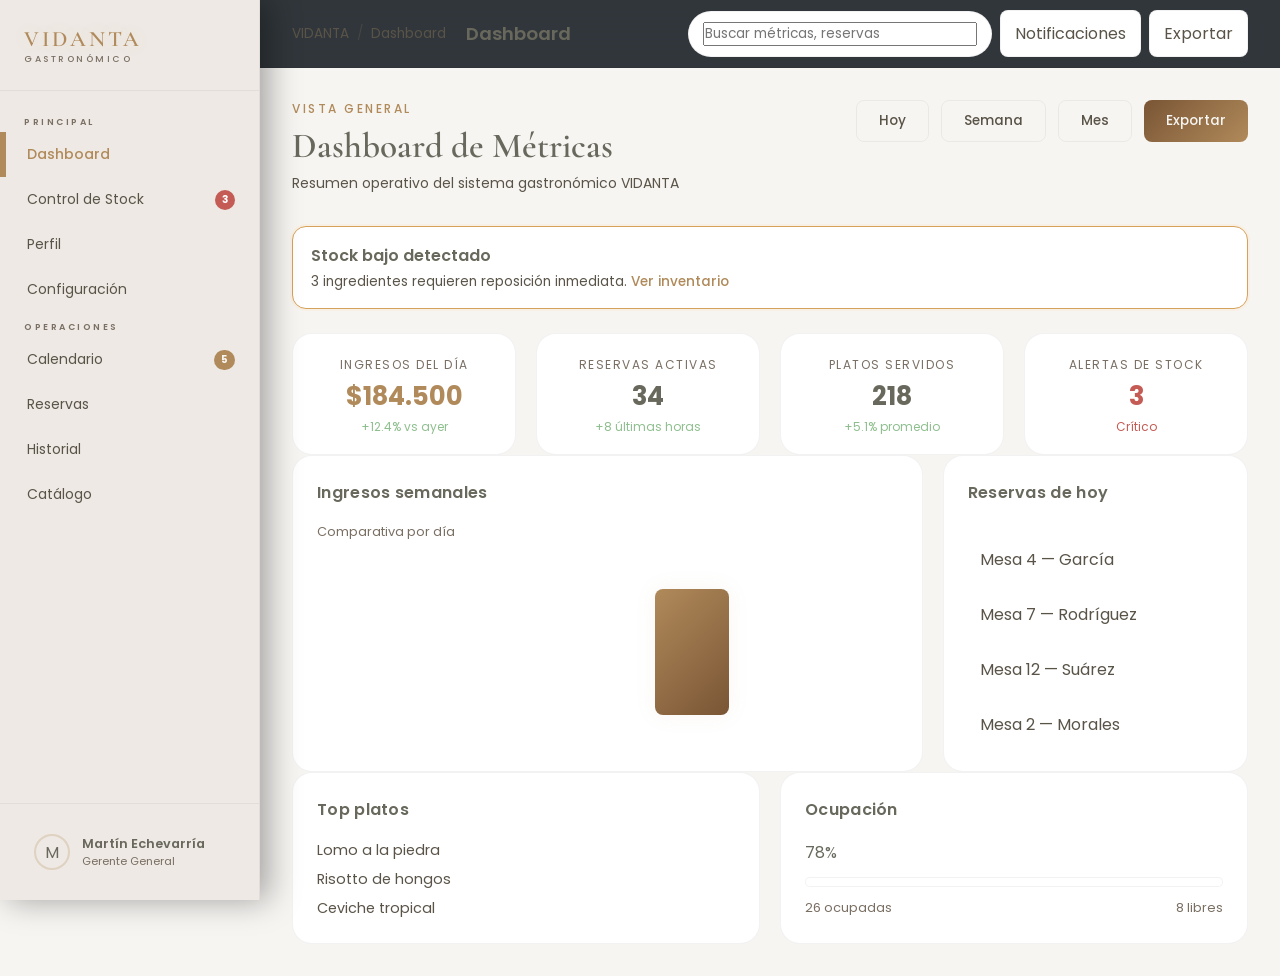
<file: index.html>
<!DOCTYPE html>
<html lang="es">
<head>
  <meta charset="UTF-8" />
  <meta name="viewport" content="width=device-width, initial-scale=1.0" />
  <title>VIDANTA — Dashboard</title>
  <link rel="stylesheet" href="styles.css" />
</head>

<body>

<div class="app-layout">

  <!-- SIDEBAR -->
  <aside class="sidebar">

     <div class="sidebar-logo">
      <div class="sidebar-logo-text">
        <span class="sidebar-logo-name">VIDANTA</span>
        <span class="sidebar-logo-sub">Gastronómico</span>
      </div>
    </div>


    <nav class="sidebar-nav">

      <span class="sidebar-section-label">Principal</span>

      <a href="index.html" class="sidebar-nav-item active">
        Dashboard
      </a>

      <a href="stock.html" class="sidebar-nav-item">
        Control de Stock
        <span class="nav-badge danger">3</span>
      </a>

      <a href="perfil.html" class="sidebar-nav-item">
        Perfil
      </a>

      <a href="configuracion.html" class="sidebar-nav-item">
        Configuración
      </a>

      <span class="sidebar-section-label">Operaciones</span>

      <a href="calendario.html" class="sidebar-nav-item">
        Calendario
        <span class="nav-badge">5</span>
      </a>

      <a href="reservas.html" class="sidebar-nav-item">
        Reservas
      </a>

      <a href="historial.html" class="sidebar-nav-item">
        Historial
      </a>

      <a href="catalogo.html" class="sidebar-nav-item">
        Catálogo
      </a>

    </nav>

    <div class="sidebar-footer">

      <div class="sidebar-user">
        <div class="sidebar-avatar">M</div>

        <div class="sidebar-user-info">
          <div class="sidebar-user-name">Martín Echevarría</div>
          <div class="sidebar-user-role">Gerente General</div>
        </div>

      </div>

    </div>

  </aside>

  <!-- MAIN -->
  <div class="main-wrapper">

    <!-- TOPBAR -->
    <header class="topbar">

      <div class="topbar-breadcrumb">
        <span>VIDANTA</span>
        <span class="topbar-breadcrumb-sep">/</span>
        <span>Dashboard</span>
      </div>

      <div class="topbar-title">
        Dashboard
      </div>

      <div class="topbar-actions">

        <div class="topbar-search">
          <input type="text" placeholder="Buscar métricas, reservas" />
        </div>

        <button class="topbar-btn-icon">Notificaciones</button>
        <button class="topbar-btn-icon">Exportar</button>

      </div>

    </header>

    <!-- CONTENT -->
    <main class="page-content">

      <!-- HEADER -->
      <div class="page-header">

        <div class="page-header-left">

          <div class="page-header-eyebrow">
            Vista general
          </div>

          <h1 class="page-header-title">
            Dashboard de Métricas
          </h1>

          <p class="page-header-subtitle">
            Resumen operativo del sistema gastronómico VIDANTA
          </p>

        </div>

        <div class="page-header-actions">

          <button class="btn btn-ghost">Hoy</button>
          <button class="btn btn-ghost">Semana</button>
          <button class="btn btn-ghost">Mes</button>
          <button class="btn btn-primary">Exportar</button>

        </div>

      </div>

      <!-- ALERTA -->
      <div class="alert alert-warning">

        <div class="alert-content">
          <div class="alert-title">
            Stock bajo detectado
          </div>

          <div class="alert-text">
            3 ingredientes requieren reposición inmediata.
            <a href="stock.html">Ver inventario</a>
          </div>
        </div>

      </div>

      <!-- MÉTRICAS -->
      <div class="grid grid-4">

        <div class="metric-card">
          <div class="metric-label">Ingresos del día</div>
          <div class="metric-value gold">$184.500</div>
          <div class="metric-change up">+12.4% vs ayer</div>
        </div>

        <div class="metric-card">
          <div class="metric-label">Reservas activas</div>
          <div class="metric-value">34</div>
          <div class="metric-change up">+8 últimas horas</div>
        </div>

        <div class="metric-card">
          <div class="metric-label">Platos servidos</div>
          <div class="metric-value">218</div>
          <div class="metric-change up">+5.1% promedio</div>
        </div>

        <div class="metric-card">
          <div class="metric-label">Alertas de stock</div>
          <div class="metric-value danger">3</div>
          <div class="metric-change down">Crítico</div>
        </div>

      </div>

      <!-- GRÁFICO + RESERVAS -->
      <div class="grid grid-3">

        <div class="card col-span-2">

          <div class="card-header">
            <div>
              <div class="card-title">Ingresos semanales</div>
              <div class="card-subtitle">Comparativa por día</div>
            </div>
          </div>

          <div class="chart-bars">
            <div class="bar"></div>
            <div class="bar"></div>
            <div class="bar"></div>
            <div class="bar"></div>
            <div class="bar highlight"></div>
            <div class="bar"></div>
            <div class="bar"></div>
          </div>

        </div>

        <div class="card">

          <div class="card-header">
            <div class="card-title">Reservas de hoy</div>
          </div>

          <div class="list">
            <div class="list-item">Mesa 4 — García</div>
            <div class="list-item">Mesa 7 — Rodríguez</div>
            <div class="list-item">Mesa 12 — Suárez</div>
            <div class="list-item">Mesa 2 — Morales</div>
          </div>

        </div>

      </div>

      <!-- INFERIOR (SIMPLIFICADO) -->
      <div class="grid grid-2">

        <div class="card">
          <div class="card-title">Top platos</div>
          <div class="mini-list">
            <div>Lomo a la piedra</div>
            <div>Risotto de hongos</div>
            <div>Ceviche tropical</div>
          </div>
        </div>

        <div class="card">
          <div class="card-title">Ocupación</div>

          <div class="big-number">78%</div>

          <div class="progress">
            <div class="progress-fill"></div>
          </div>

          <div class="stats-row">
            <span>26 ocupadas</span>
            <span>8 libres</span>
          </div>

        </div>

      </div>

    </main>

  </div>

</div>

</body>
</html>
</file>
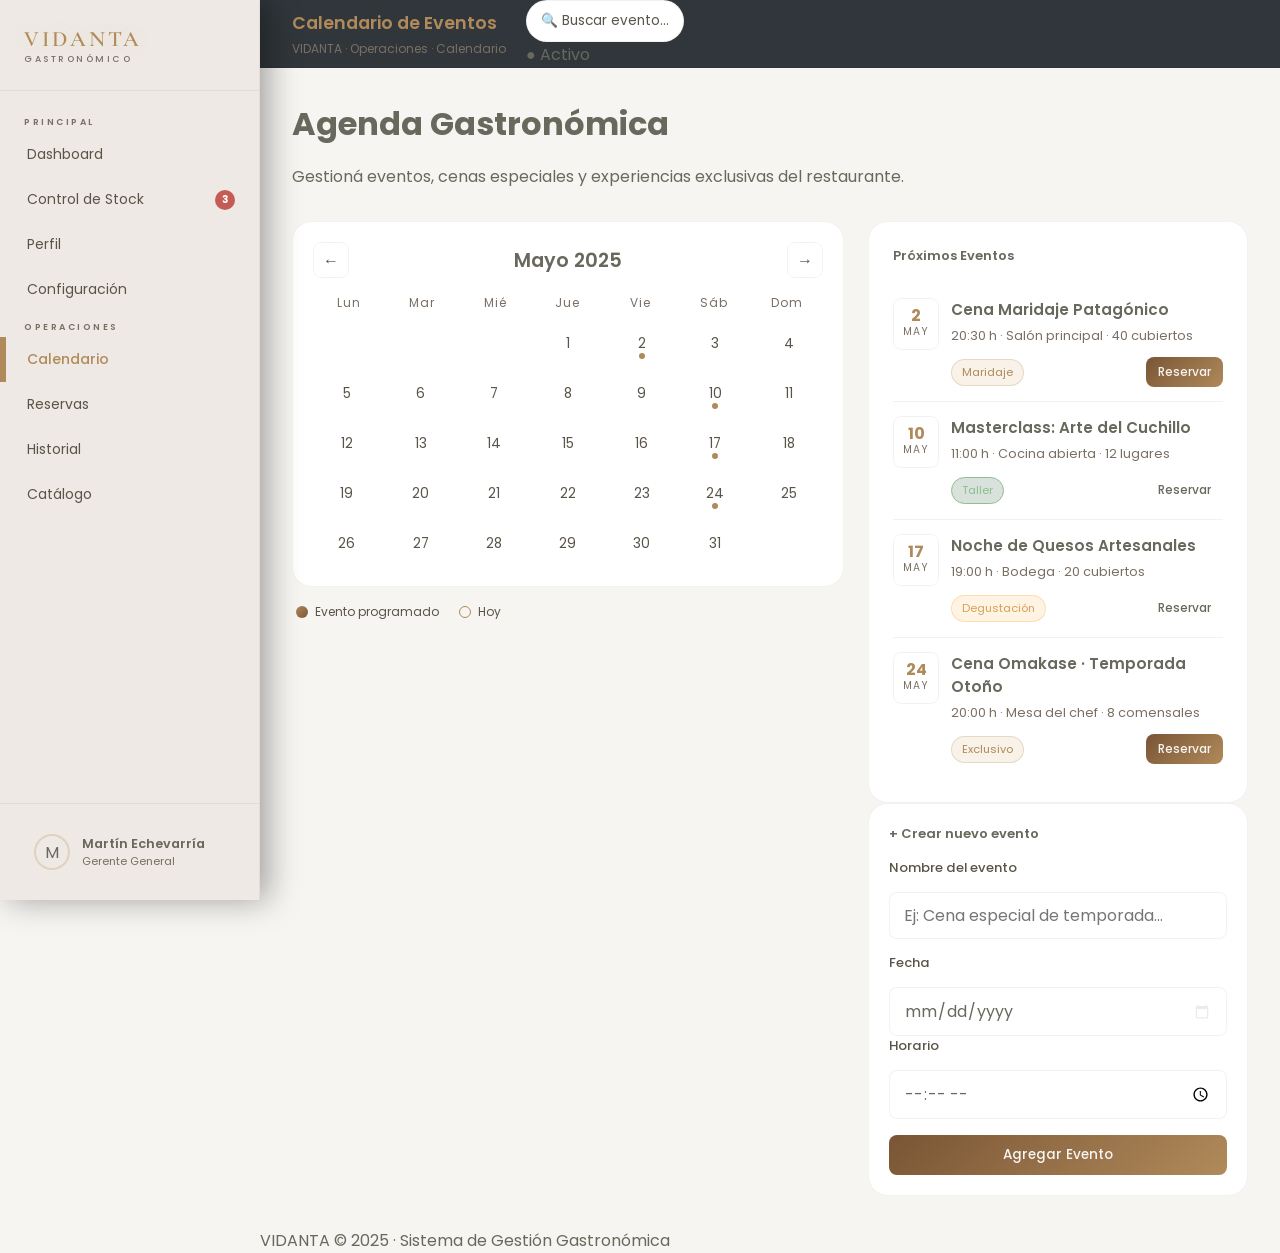
<file: calendario.html>
<!DOCTYPE html>
<html lang="es">
<head>
  <meta charset="UTF-8">
  <meta name="viewport" content="width=device-width, initial-scale=1.0">
  <title>VIDANTA · Calendario de Eventos</title>
  <link rel="stylesheet" href="styles.css">
</head>
<body>

  <aside class="sidebar">

     <div class="sidebar-logo">
      <div class="sidebar-logo-text">
        <span class="sidebar-logo-name">VIDANTA</span>
        <span class="sidebar-logo-sub">Gastronómico</span>
      </div>
    </div>


    <nav class="sidebar-nav">

      <span class="sidebar-section-label">Principal</span>

      <a href="index.html" class="sidebar-nav-item">Dashboard</a>

      <a href="stock.html" class="sidebar-nav-item">
        Control de Stock
        <span class="nav-badge danger">3</span>
      </a>

      <a href="perfil.html" class="sidebar-nav-item">Perfil</a>

      <a href="configuracion.html" class="sidebar-nav-item">Configuración</a>

      <span class="sidebar-section-label">Operaciones</span>

      <a href="calendario.html" class="sidebar-nav-item active">Calendario</a>
      <a href="reservas.html" class="sidebar-nav-item">Reservas</a>
      <a href="historial.html" class="sidebar-nav-item">Historial</a>
      <a href="catalogo.html" class="sidebar-nav-item">Catálogo</a>

    </nav>

    <div class="sidebar-footer">
      <div class="sidebar-user">
        <div class="sidebar-avatar">M</div>
        <div class="sidebar-user-info">
          <div class="sidebar-user-name">Martín Echevarría</div>
          <div class="sidebar-user-role">Gerente General</div>
        </div>
      </div>
    </div>

  </aside>

  <div class="main-wrapper">
    <header class="topbar">
      <div class="topbar-left">
        <div class="module-name">Calendario de Eventos</div>
        <div class="breadcrumb">VIDANTA · <span>Operaciones</span> · Calendario</div>
      </div>
      <div class="topbar-right">
        <div class="topbar-search">🔍 Buscar evento...</div>
        <div class="topbar-badge">● Activo</div>
      </div>
    </header>

    <div class="page-content">
      <div class="page-header">
        <h1>Agenda Gastronómica</h1>
        <p>Gestioná eventos, cenas especiales y experiencias exclusivas del restaurante.</p>
        <div class="gold-line"></div>
      </div>

      <div style="display:grid;grid-template-columns:1fr 380px;gap:24px;align-items:start;">

        <div>
          <div class="cal-wrapper">
            <div class="cal-topbar">
              <button class="cal-nav-btn" id="prev-month">&#8592;</button>
              <h2 class="cal-month-title" id="cal-title">Mayo 2025</h2>
              <button class="cal-nav-btn" id="next-month">&#8594;</button>
            </div>
            <div class="cal-days-header">
              <span>Lun</span><span>Mar</span><span>Mié</span><span>Jue</span><span>Vie</span><span>Sáb</span><span>Dom</span>
            </div>
            <div class="cal-grid" id="cal-grid"></div>
          </div>
          <div style="display:flex;gap:20px;margin-top:16px;padding:0 4px;">
            <div style="display:flex;align-items:center;gap:7px;font-size:12px;color:var(--text-secondary);">
              <span style="width:12px;height:12px;border-radius:50%;background:linear-gradient(135deg,var(--gold),var(--wood));display:inline-block;"></span>
              Evento programado
            </div>
            <div style="display:flex;align-items:center;gap:7px;font-size:12px;color:var(--text-secondary);">
              <span style="width:12px;height:12px;border-radius:50%;background:var(--green-dark);border:1.5px solid var(--gold);display:inline-block;"></span>
              Hoy
            </div>
          </div>
        </div>

        <div>
          <div class="card" style="padding:24px;">
            <div class="section-title" style="font-size:13px;margin-bottom:18px;">Próximos Eventos</div>

            <div class="event-item">
              <div class="event-date-chip"><div class="day">2</div><div class="mon">MAY</div></div>
              <div class="event-body">
                <div class="event-name">Cena Maridaje Patagónico</div>
                <div class="event-meta">20:30 h · Salón principal · 40 cubiertos</div>
                <div class="event-actions">
                  <span class="badge badge-gold">Maridaje</span>
                  <a href="reservas.html" class="btn btn-primary btn-sm">Reservar</a>
                </div>
              </div>
            </div>

            <div class="event-item">
              <div class="event-date-chip"><div class="day">10</div><div class="mon">MAY</div></div>
              <div class="event-body">
                <div class="event-name">Masterclass: Arte del Cuchillo</div>
                <div class="event-meta">11:00 h · Cocina abierta · 12 lugares</div>
                <div class="event-actions">
                  <span class="badge badge-green">Taller</span>
                  <a href="reservas.html" class="btn btn-secondary btn-sm">Reservar</a>
                </div>
              </div>
            </div>

            <div class="event-item">
              <div class="event-date-chip"><div class="day">17</div><div class="mon">MAY</div></div>
              <div class="event-body">
                <div class="event-name">Noche de Quesos Artesanales</div>
                <div class="event-meta">19:00 h · Bodega · 20 cubiertos</div>
                <div class="event-actions">
                  <span class="badge badge-warn">Degustación</span>
                  <a href="reservas.html" class="btn btn-secondary btn-sm">Reservar</a>
                </div>
              </div>
            </div>

            <div class="event-item">
              <div class="event-date-chip"><div class="day">24</div><div class="mon">MAY</div></div>
              <div class="event-body">
                <div class="event-name">Cena Omakase · Temporada Otoño</div>
                <div class="event-meta">20:00 h · Mesa del chef · 8 comensales</div>
                <div class="event-actions">
                  <span class="badge badge-gold">Exclusivo</span>
                  <a href="reservas.html" class="btn btn-primary btn-sm">Reservar</a>
                </div>
              </div>
            </div>
          </div>

          <div class="card mt-16" style="padding:20px;">
            <div style="font-size:13px;font-weight:600;color:var(--text-main);margin-bottom:14px;">+ Crear nuevo evento</div>
            <div class="form-group">
              <label class="form-label">Nombre del evento</label>
              <input type="text" class="form-control" placeholder="Ej: Cena especial de temporada..." />
            </div>
            <div class="form-row">
              <div class="form-group" style="margin-bottom:0">
                <label class="form-label">Fecha</label>
                <input type="date" class="form-control" />
              </div>
              <div class="form-group" style="margin-bottom:0">
                <label class="form-label">Horario</label>
                <input type="time" class="form-control" />
              </div>
            </div>
            <button class="btn btn-primary" style="width:100%;margin-top:16px;justify-content:center;">Agregar Evento</button>
          </div>
        </div>

      </div>
    </div>

    <footer class="footer-bar">
      <span class="footer-brand">VIDANTA</span>
      <span>© 2025 · Sistema de Gestión Gastronómica</span>
    </footer>
  </div>

  <script>
    const months=['Enero','Febrero','Marzo','Abril','Mayo','Junio','Julio','Agosto','Septiembre','Octubre','Noviembre','Diciembre'];
    const eventDays={'2025-4':[2,10,17,24]};
    let cur=new Date(2025,4,1);
    function render(){
      const grid=document.getElementById('cal-grid');
      const title=document.getElementById('cal-title');
      const key=cur.getFullYear()+'-'+cur.getMonth();
      title.textContent=months[cur.getMonth()]+' '+cur.getFullYear();
      const firstDay=new Date(cur.getFullYear(),cur.getMonth(),1).getDay();
      const offset=firstDay===0?6:firstDay-1;
      const total=new Date(cur.getFullYear(),cur.getMonth()+1,0).getDate();
      const today=new Date();
      const marked=eventDays[key]||[];
      grid.innerHTML='';
      for(let i=0;i<offset;i++){const d=document.createElement('div');d.className='cal-day empty';grid.appendChild(d);}
      for(let d=1;d<=total;d++){
        const cell=document.createElement('div');cell.className='cal-day';cell.textContent=d;
        if(cur.getMonth()===today.getMonth()&&cur.getFullYear()===today.getFullYear()&&d===today.getDate())cell.classList.add('today');
        if(marked.includes(d))cell.classList.add('has-event');
        grid.appendChild(cell);
      }
    }
    document.getElementById('prev-month').onclick=()=>{cur.setMonth(cur.getMonth()-1);render();};
    document.getElementById('next-month').onclick=()=>{cur.setMonth(cur.getMonth()+1);render();};
    render();
  </script>
</body>
</html>
</file>
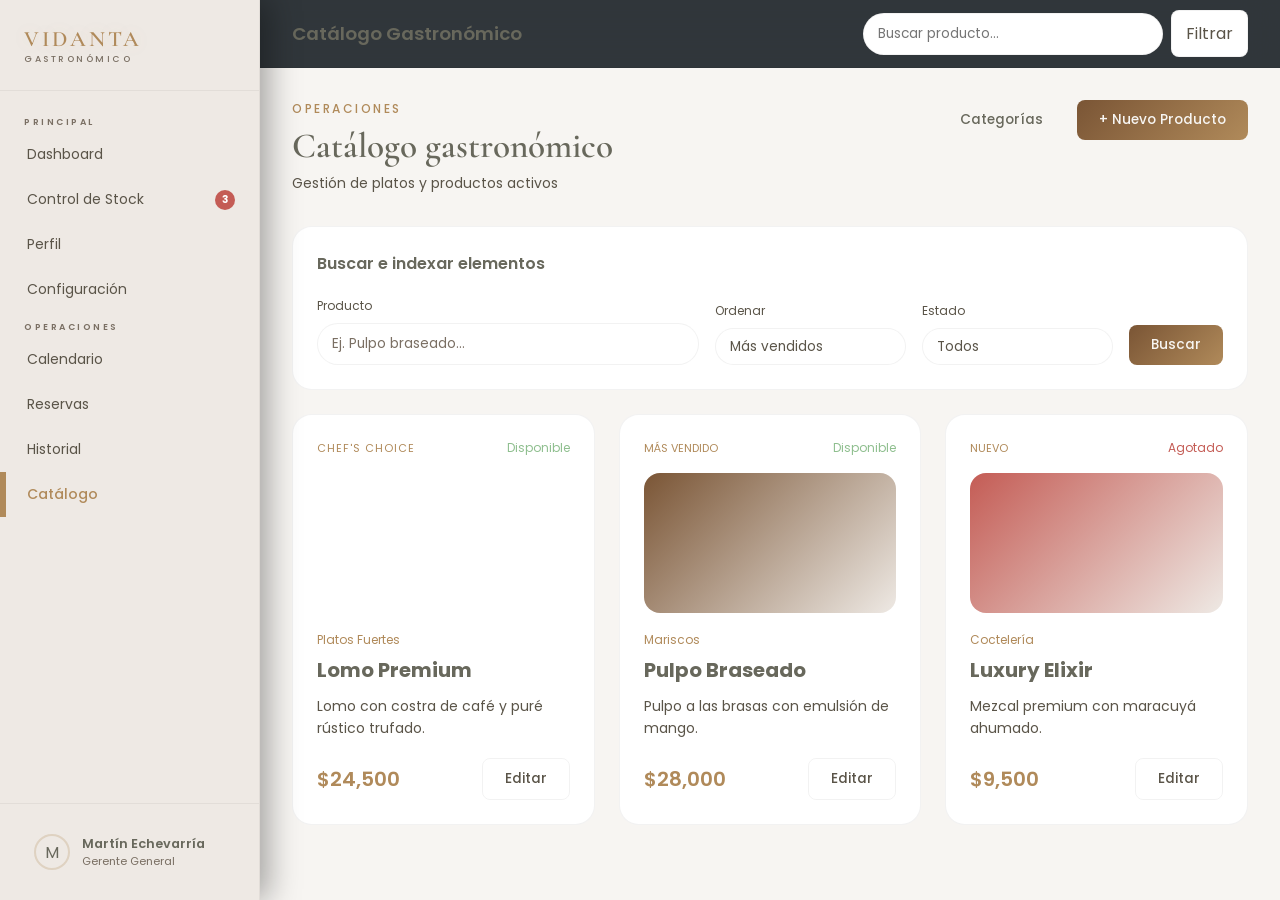
<file: catalogo.html>
<!DOCTYPE html>
<html lang="es">

<head>
    <meta charset="UTF-8">
    <meta name="viewport" content="width=device-width, initial-scale=1.0">
    <title>VIDANTA - Catálogo Gastronómico</title>

    <link rel="stylesheet" href="styles.css">
</head>

<body>

<div class="app-layout">

    <!-- SIDEBAR -->
    <aside class="sidebar">

        <div class="sidebar-logo">
      <div class="sidebar-logo-text">
        <span class="sidebar-logo-name">VIDANTA</span>
        <span class="sidebar-logo-sub">Gastronómico</span>
      </div>
    </div>


        <nav class="sidebar-nav">

            <span class="sidebar-section-label">
                Principal
            </span>

            <a href="index.html" class="sidebar-nav-item">
                Dashboard
            </a>

            <a href="stock.html" class="sidebar-nav-item">
                Control de Stock

                <span class="nav-badge danger">
                    3
                </span>
            </a>

            <a href="perfil.html" class="sidebar-nav-item">
                Perfil
            </a>

            <a href="configuracion.html" class="sidebar-nav-item">
                Configuración
            </a>

            <span class="sidebar-section-label">
                Operaciones
            </span>

            <a href="calendario.html" class="sidebar-nav-item">
                Calendario
            </a>

            <a href="reservas.html" class="sidebar-nav-item">
                Reservas
            </a>

            <a href="historial.html" class="sidebar-nav-item">
                Historial
            </a>

            <a href="catalogo.html" class="sidebar-nav-item active">
                Catálogo
            </a>

        </nav>

        <div class="sidebar-footer">

            <div class="sidebar-user">

                <div class="sidebar-avatar">
                    M
                </div>

                <div class="sidebar-user-info">

                    <div class="sidebar-user-name">
                        Martín Echevarría
                    </div>

                    <div class="sidebar-user-role">
                        Gerente General
                    </div>

                </div>

            </div>

        </div>

    </aside>

    <!-- MAIN -->
    <div class="main-wrapper">

        <!-- TOPBAR -->
        <header class="topbar">

            <div class="topbar-title">
                Catálogo Gastronómico
            </div>

            <div class="topbar-actions">

                <input 
                    type="text" 
                    class="topbar-search"
                    placeholder="Buscar producto..."
                >

                <button class="topbar-btn-icon">
                    Filtrar
                </button>

    

            </div>

        </header>

        <!-- CONTENT -->
        <main class="page-content">

            <!-- PAGE HEADER -->
            <div class="page-header">

                <div>

                    <div class="page-header-eyebrow">
                        Operaciones
                    </div>

                    <h1 class="page-header-title">
                        Catálogo gastronómico
                    </h1>

                    <p class="page-header-subtitle">
                        Gestión de platos y productos activos
                    </p>

                </div>

                <div class="page-header-actions">

                    <button class="btn btn-secondary">
                        Categorías
                    </button>

                    <button class="btn btn-primary">
                        + Nuevo Producto
                    </button>

                </div>

            </div>

            <!-- FILTER CARD -->
            <div class="card animate-fade" style="margin-bottom: 24px;">

                <div class="alert-title" style="margin-bottom: 16px;">
                    Buscar e indexar elementos
                </div>

                <div style="
                    display:grid;
                    grid-template-columns: 2fr 1fr 1fr auto;
                    gap:16px;
                    align-items:end;
                ">

                    <div>
                        <label style="font-size: 12px; color: var(--text-secondary);">
                            Producto
                        </label>

                        <input 
                            type="text"
                            class="topbar-search"
                            placeholder="Ej. Pulpo braseado..."
                            style="width:100%; margin-top:6px;"
                        >
                    </div>

                    <div>
                        <label style="font-size: 12px; color: var(--text-secondary);">
                            Ordenar
                        </label>

                        <select class="topbar-search" style="width:100%; margin-top:6px;">
                            <option>Más vendidos</option>
                            <option>Precio mayor</option>
                            <option>Precio menor</option>
                        </select>
                    </div>

                    <div>
                        <label style="font-size: 12px; color: var(--text-secondary);">
                            Estado
                        </label>

                        <select class="topbar-search" style="width:100%; margin-top:6px;">
                            <option>Todos</option>
                            <option>Disponible</option>
                            <option>Agotado</option>
                        </select>
                    </div>

                    <button class="btn btn-primary">
                        Buscar
                    </button>

                </div>

            </div>

            <!-- PRODUCTS -->
            <div style="
                display:grid;
                grid-template-columns: repeat(auto-fit, minmax(280px, 1fr));
                gap:24px;
            ">

                <!-- PRODUCT -->
                <div class="card animate-fade">

                    <div style="
                        display:flex;
                        justify-content:space-between;
                        align-items:center;
                        margin-bottom:16px;
                    ">

                        <span style="
                            font-size:11px;
                            color:var(--gold);
                            text-transform:uppercase;
                            letter-spacing:1px;
                        ">
                            Chef's Choice
                        </span>

                        <span style="
                            color:var(--success);
                            font-size:12px;
                        ">
                            Disponible
                        </span>

                    </div>

                    <div style="
                        height:140px;
                        border-radius:16px;
                        background:linear-gradient(
                            135deg,
                            var(--green-dark),
                            var(--bg-secondary)
                        );
                        margin-bottom:18px;
                    "></div>

                    <div style="
                        font-size:12px;
                        color:var(--gold);
                        margin-bottom:6px;
                    ">
                        Platos Fuertes
                    </div>

                    <h3 style="
                        margin-bottom:10px;
                        font-size:20px;
                    ">
                        Lomo Premium
                    </h3>

                    <p style="
                        color:var(--text-secondary);
                        font-size:14px;
                        line-height:1.6;
                        margin-bottom:18px;
                    ">
                        Lomo con costra de café y puré rústico trufado.
                    </p>

                    <div style="
                        display:flex;
                        justify-content:space-between;
                        align-items:center;
                    ">

                        <span style="
                            color:var(--gold);
                            font-size:20px;
                            font-weight:600;
                        ">
                            $24,500
                        </span>

                        <button class="btn btn-ghost">
                            Editar
                        </button>

                    </div>

                </div>

                <!-- PRODUCT -->
                <div class="card animate-fade">

                    <div style="
                        display:flex;
                        justify-content:space-between;
                        align-items:center;
                        margin-bottom:16px;
                    ">

                        <span style="
                            font-size:11px;
                            color:var(--gold);
                            text-transform:uppercase;
                        ">
                            Más Vendido
                        </span>

                        <span style="
                            color:var(--success);
                            font-size:12px;
                        ">
                            Disponible
                        </span>

                    </div>

                    <div style="
                        height:140px;
                        border-radius:16px;
                        background:linear-gradient(
                            135deg,
                            var(--wood),
                            var(--bg-secondary)
                        );
                        margin-bottom:18px;
                    "></div>

                    <div style="
                        font-size:12px;
                        color:var(--gold);
                        margin-bottom:6px;
                    ">
                        Mariscos
                    </div>

                    <h3 style="
                        margin-bottom:10px;
                        font-size:20px;
                    ">
                        Pulpo Braseado
                    </h3>

                    <p style="
                        color:var(--text-secondary);
                        font-size:14px;
                        line-height:1.6;
                        margin-bottom:18px;
                    ">
                        Pulpo a las brasas con emulsión de mango.
                    </p>

                    <div style="
                        display:flex;
                        justify-content:space-between;
                        align-items:center;
                    ">

                        <span style="
                            color:var(--gold);
                            font-size:20px;
                            font-weight:600;
                        ">
                            $28,000
                        </span>

                        <button class="btn btn-ghost">
                            Editar
                        </button>

                    </div>

                </div>

                <!-- PRODUCT -->
                <div class="card animate-fade">

                    <div style="
                        display:flex;
                        justify-content:space-between;
                        align-items:center;
                        margin-bottom:16px;
                    ">

                        <span style="
                            font-size:11px;
                            color:var(--gold);
                            text-transform:uppercase;
                        ">
                            Nuevo
                        </span>

                        <span style="
                            color:var(--danger);
                            font-size:12px;
                        ">
                            Agotado
                        </span>

                    </div>

                    <div style="
                        height:140px;
                        border-radius:16px;
                        background:linear-gradient(
                            135deg,
                            var(--danger),
                            var(--bg-secondary)
                        );
                        margin-bottom:18px;
                    "></div>

                    <div style="
                        font-size:12px;
                        color:var(--gold);
                        margin-bottom:6px;
                    ">
                        Coctelería
                    </div>

                    <h3 style="
                        margin-bottom:10px;
                        font-size:20px;
                    ">
                        Luxury Elixir
                    </h3>

                    <p style="
                        color:var(--text-secondary);
                        font-size:14px;
                        line-height:1.6;
                        margin-bottom:18px;
                    ">
                        Mezcal premium con maracuyá ahumado.
                    </p>

                    <div style="
                        display:flex;
                        justify-content:space-between;
                        align-items:center;
                    ">

                        <span style="
                            color:var(--gold);
                            font-size:20px;
                            font-weight:600;
                        ">
                            $9,500
                        </span>

                        <button class="btn btn-ghost">
                            Editar
                        </button>

                    </div>

                </div>

            </div>

        </main>

    </div>

</div>

</body>
</html>
</file>
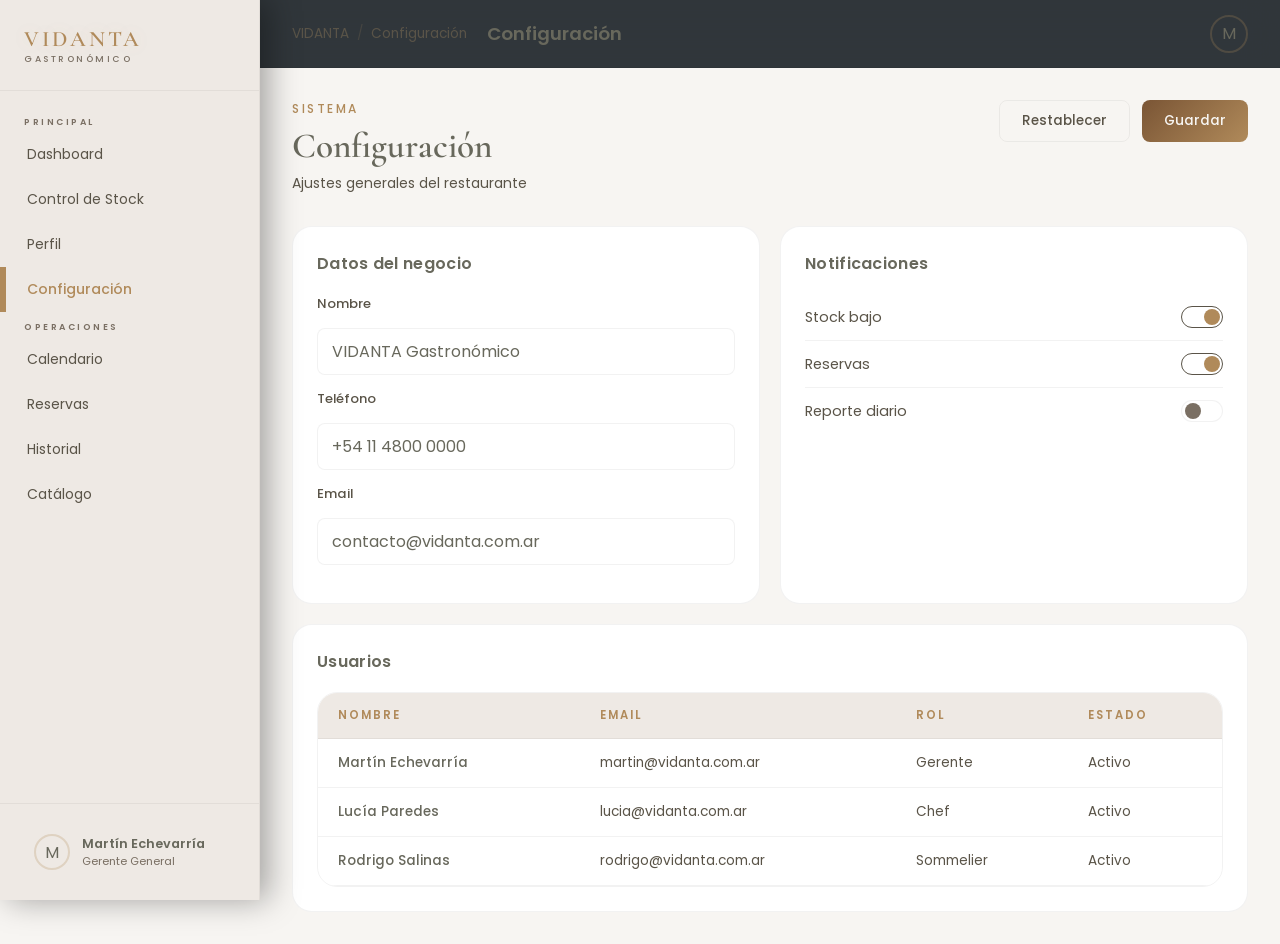
<file: configuracion.html>
<!DOCTYPE html>
<html lang="es">
<head>
  <meta charset="UTF-8" />
  <meta name="viewport" content="width=device-width, initial-scale=1.0" />
  <title>VIDANTA — Configuración</title>
  <link rel="stylesheet" href="styles.css" />
</head>

<body>

<div class="app-layout">

  <!-- SIDEBAR -->
  <aside class="sidebar">

     <div class="sidebar-logo">
      <div class="sidebar-logo-text">
        <span class="sidebar-logo-name">VIDANTA</span>
        <span class="sidebar-logo-sub">Gastronómico</span>
      </div>
    </div>


    <nav class="sidebar-nav">

      <span class="sidebar-section-label">Principal</span>

      <a href="index.html" class="sidebar-nav-item">Dashboard</a>

      <a href="stock.html" class="sidebar-nav-item">Control de Stock</a>

      <a href="perfil.html" class="sidebar-nav-item">Perfil</a>

      <a href="configuracion.html" class="sidebar-nav-item active">Configuración</a>

      <span class="sidebar-section-label">Operaciones</span>

      <a href="calendario.html" class="sidebar-nav-item">Calendario</a>
      <a href="reservas.html" class="sidebar-nav-item">Reservas</a>
      <a href="historial.html" class="sidebar-nav-item">Historial</a>
      <a href="catalogo.html" class="sidebar-nav-item">Catálogo</a>

    </nav>

    <div class="sidebar-footer">
      <div class="sidebar-user">
        <div class="sidebar-avatar">M</div>
        <div class="sidebar-user-info">
          <div class="sidebar-user-name">Martín Echevarría</div>
          <div class="sidebar-user-role">Gerente General</div>
        </div>
      </div>
    </div>

  </aside>

  <!-- MAIN -->
  <div class="main-wrapper">

    <!-- TOPBAR -->
    <header class="topbar">

      <div class="topbar-breadcrumb">
        <span>VIDANTA</span>
        <span class="topbar-breadcrumb-sep">/</span>
        <span>Configuración</span>
      </div>

      <div class="topbar-title">Configuración</div>

      <div class="topbar-actions">
        <div class="topbar-avatar">M</div>
      </div>

    </header>

    <!-- CONTENT -->
    <main class="page-content">

      <!-- HEADER -->
      <div class="page-header">

        <div>
          <div class="page-header-eyebrow">Sistema</div>
          <h1 class="page-header-title">Configuración</h1>
          <p class="page-header-subtitle">Ajustes generales del restaurante</p>
        </div>

        <div class="page-header-actions">
          <button class="btn btn-ghost">Restablecer</button>
          <button class="btn btn-primary">Guardar</button>
        </div>

      </div>

      <!-- GRID SIMPLE -->
      <div class="grid grid-2">

        <!-- PERFIL -->
        <section class="card">

          <div class="card-title">Datos del negocio</div>

          <div class="form-group">
            <label>Nombre</label>
            <input class="form-control" value="VIDANTA Gastronómico" />
          </div>

          <div class="form-group">
            <label>Teléfono</label>
            <input class="form-control" value="+54 11 4800 0000" />
          </div>

          <div class="form-group">
            <label>Email</label>
            <input class="form-control" value="contacto@vidanta.com.ar" />
          </div>

        </section>

        <!-- NOTIFICACIONES -->
        <section class="card">

          <div class="card-title">Notificaciones</div>

          <div class="settings-row">
            <span>Stock bajo</span>
            <div class="toggle active"></div>
          </div>

          <div class="settings-row">
            <span>Reservas</span>
            <div class="toggle active"></div>
          </div>

          <div class="settings-row">
            <span>Reporte diario</span>
            <div class="toggle"></div>
          </div>

        </section>

      </div>

      <!-- USUARIOS (simplificado) -->
      <section class="card" style="margin-top:20px;">

        <div class="card-title">Usuarios</div>

        <div class="table-container">

          <table class="table">

            <thead>
              <tr>
                <th>Nombre</th>
                <th>Email</th>
                <th>Rol</th>
                <th>Estado</th>
              </tr>
            </thead>

            <tbody>

              <tr>
                <td>Martín Echevarría</td>
                <td>martin@vidanta.com.ar</td>
                <td>Gerente</td>
                <td>Activo</td>
              </tr>

              <tr>
                <td>Lucía Paredes</td>
                <td>lucia@vidanta.com.ar</td>
                <td>Chef</td>
                <td>Activo</td>
              </tr>

              <tr>
                <td>Rodrigo Salinas</td>
                <td>rodrigo@vidanta.com.ar</td>
                <td>Sommelier</td>
                <td>Activo</td>
              </tr>

            </tbody>

          </table>

        </div>

      </section>

    </main>

  </div>

</div>

</body>
</html>
</file>
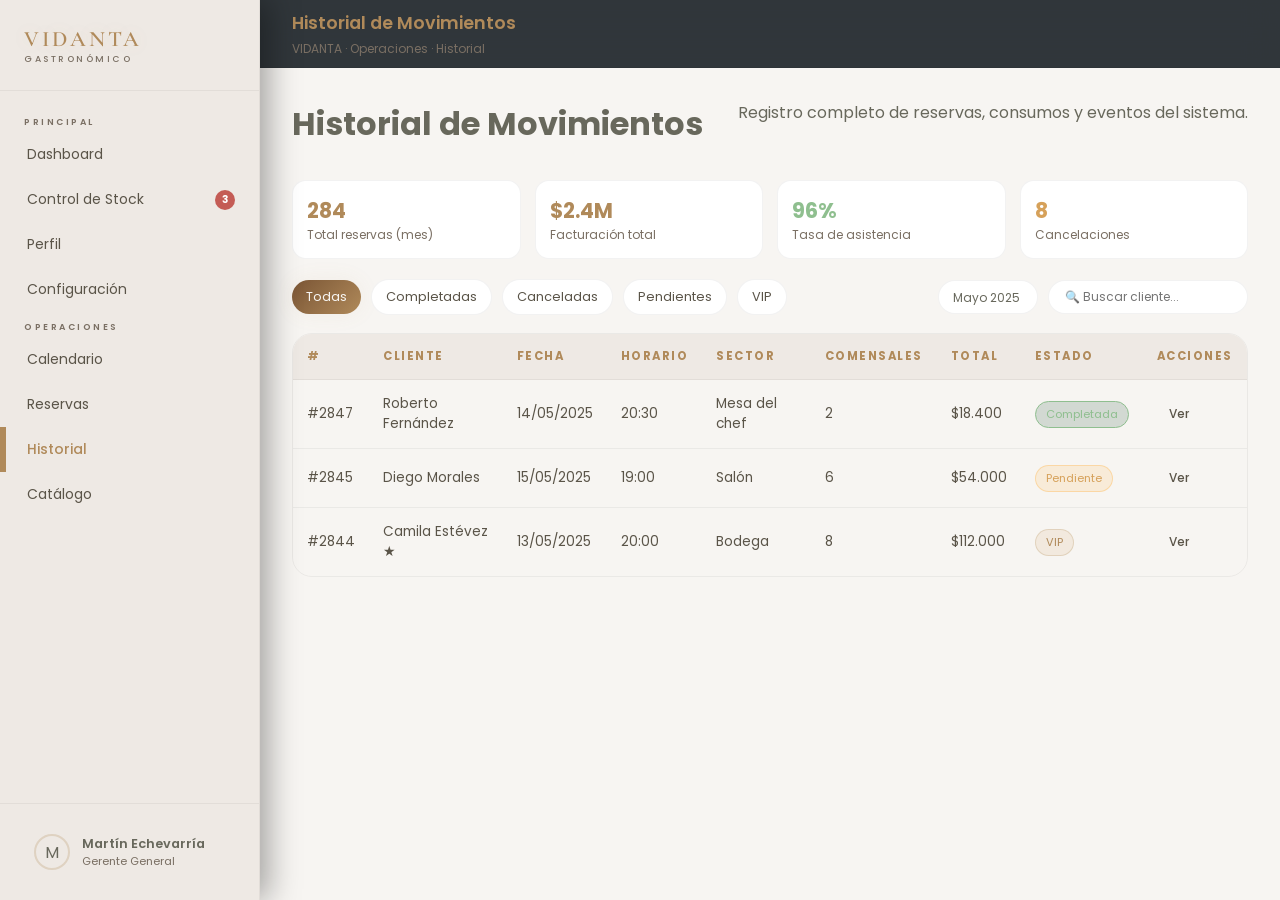
<file: historial.html>
<!DOCTYPE html>
<html lang="es">
<head>
  <meta charset="UTF-8">
  <meta name="viewport" content="width=device-width, initial-scale=1.0">
  <title>VIDANTA · Historial de Movimientos</title>
  <link rel="stylesheet" href="styles.css">
</head>

<body>

<div class="app-layout">

  <!-- SIDEBAR -->
  <aside class="sidebar">

    <div class="sidebar-logo">
      <div class="sidebar-logo-text">
        <span class="sidebar-logo-name">VIDANTA</span>
        <span class="sidebar-logo-sub">Gastronómico</span>
      </div>
    </div>

    <nav class="sidebar-nav">

      <span class="sidebar-section-label">Principal</span>

      <a href="index.html" class="sidebar-nav-item">Dashboard</a>

      <a href="stock.html" class="sidebar-nav-item">
        Control de Stock
        <span class="nav-badge danger">3</span>
      </a>

      <a href="perfil.html" class="sidebar-nav-item">Perfil</a>

      <a href="configuracion.html" class="sidebar-nav-item">Configuración</a>

      <span class="sidebar-section-label">Operaciones</span>

      <a href="calendario.html" class="sidebar-nav-item">Calendario</a>

      <a href="reservas.html" class="sidebar-nav-item">Reservas</a>

      <a href="historial.html" class="sidebar-nav-item active">Historial</a>

      <a href="catalogo.html" class="sidebar-nav-item">Catálogo</a>

    </nav>

    <div class="sidebar-footer">
      <div class="sidebar-user">
        <div class="sidebar-avatar">M</div>
        <div class="sidebar-user-info">
          <div class="sidebar-user-name">Martín Echevarría</div>
          <div class="sidebar-user-role">Gerente General</div>
        </div>
      </div>
    </div>

  </aside>

  <!-- MAIN -->
  <div class="main-wrapper">

    <!-- TOPBAR -->
    <header class="topbar">
      <div class="topbar-left">
        <div class="module-name">Historial de Movimientos</div>
        <div class="breadcrumb">VIDANTA · Operaciones · Historial</div>
      </div>

     
    </header>

    <!-- CONTENT -->
    <div class="page-content">

      <div class="page-header">
        <h1>Historial de Movimientos</h1>
        <p>Registro completo de reservas, consumos y eventos del sistema.</p>
      </div>

      <!-- STATS -->
      <div class="historial-stats">
        <div class="stat-mini">
          <div class="stat-num">284</div>
          <div class="stat-label">Total reservas (mes)</div>
        </div>

        <div class="stat-mini">
          <div class="stat-num gold">$2.4M</div>
          <div class="stat-label">Facturación total</div>
        </div>

        <div class="stat-mini">
          <div class="stat-num" style="color:var(--success);">96%</div>
          <div class="stat-label">Tasa de asistencia</div>
        </div>

        <div class="stat-mini">
          <div class="stat-num" style="color:var(--warning);">8</div>
          <div class="stat-label">Cancelaciones</div>
        </div>
      </div>

      <!-- FILTERS -->
      <div class="historial-filters">

        <button class="filter-btn active" onclick="filtrar(this,'todas')">Todas</button>
        <button class="filter-btn" onclick="filtrar(this,'completada')">Completadas</button>
        <button class="filter-btn" onclick="filtrar(this,'cancelada')">Canceladas</button>
        <button class="filter-btn" onclick="filtrar(this,'pendiente')">Pendientes</button>
        <button class="filter-btn" onclick="filtrar(this,'vip')">VIP</button>

        <div style="margin-left:auto;display:flex;gap:10px;">
          <select class="form-control" style="width:auto;padding:7px 14px;border-radius:50px;font-size:12px;">
            <option>Mayo 2025</option>
            <option>Abril 2025</option>
            <option>Marzo 2025</option>
          </select>

          <input type="text" class="form-control" placeholder="🔍 Buscar cliente..." style="width:200px;border-radius:50px;padding:7px 16px;font-size:12px;">
        </div>

      </div>

      <!-- TABLE -->
      <div class="table-container">
        <table id="tabla-historial">
          <thead>
            <tr>
              <th>#</th>
              <th>Cliente</th>
              <th>Fecha</th>
              <th>Horario</th>
              <th>Sector</th>
              <th>Comensales</th>
              <th>Total</th>
              <th>Estado</th>
              <th>Acciones</th>
            </tr>
          </thead>

          <tbody>

            <tr data-estado="completada">
              <td>#2847</td>
              <td>Roberto Fernández</td>
              <td>14/05/2025</td>
              <td>20:30</td>
              <td>Mesa del chef</td>
              <td>2</td>
              <td>$18.400</td>
              <td><span class="badge badge-green">Completada</span></td>
              <td><button class="btn btn-secondary btn-sm">Ver</button></td>
            </tr>

            <tr data-estado="pendiente">
              <td>#2845</td>
              <td>Diego Morales</td>
              <td>15/05/2025</td>
              <td>19:00</td>
              <td>Salón</td>
              <td>6</td>
              <td>$54.000</td>
              <td><span class="badge badge-warn">Pendiente</span></td>
              <td><button class="btn btn-secondary btn-sm">Ver</button></td>
            </tr>

            <tr data-estado="vip">
              <td>#2844</td>
              <td>Camila Estévez ★</td>
              <td>13/05/2025</td>
              <td>20:00</td>
              <td>Bodega</td>
              <td>8</td>
              <td>$112.000</td>
              <td><span class="badge badge-gold">VIP</span></td>
              <td><button class="btn btn-secondary btn-sm">Ver</button></td>
            </tr>

          </tbody>
        </table>
      </div>

    </div>

  </div>

</div>

<script>
function filtrar(btn, estado) {
  document.querySelectorAll('.filter-btn').forEach(b => b.classList.remove('active'));
  btn.classList.add('active');

  document.querySelectorAll('#tabla-historial tbody tr').forEach(row => {
    row.style.display =
      (estado === 'todas' || row.dataset.estado === estado)
      ? ''
      : 'none';
  });
}
</script>

</body>
</html>
</file>
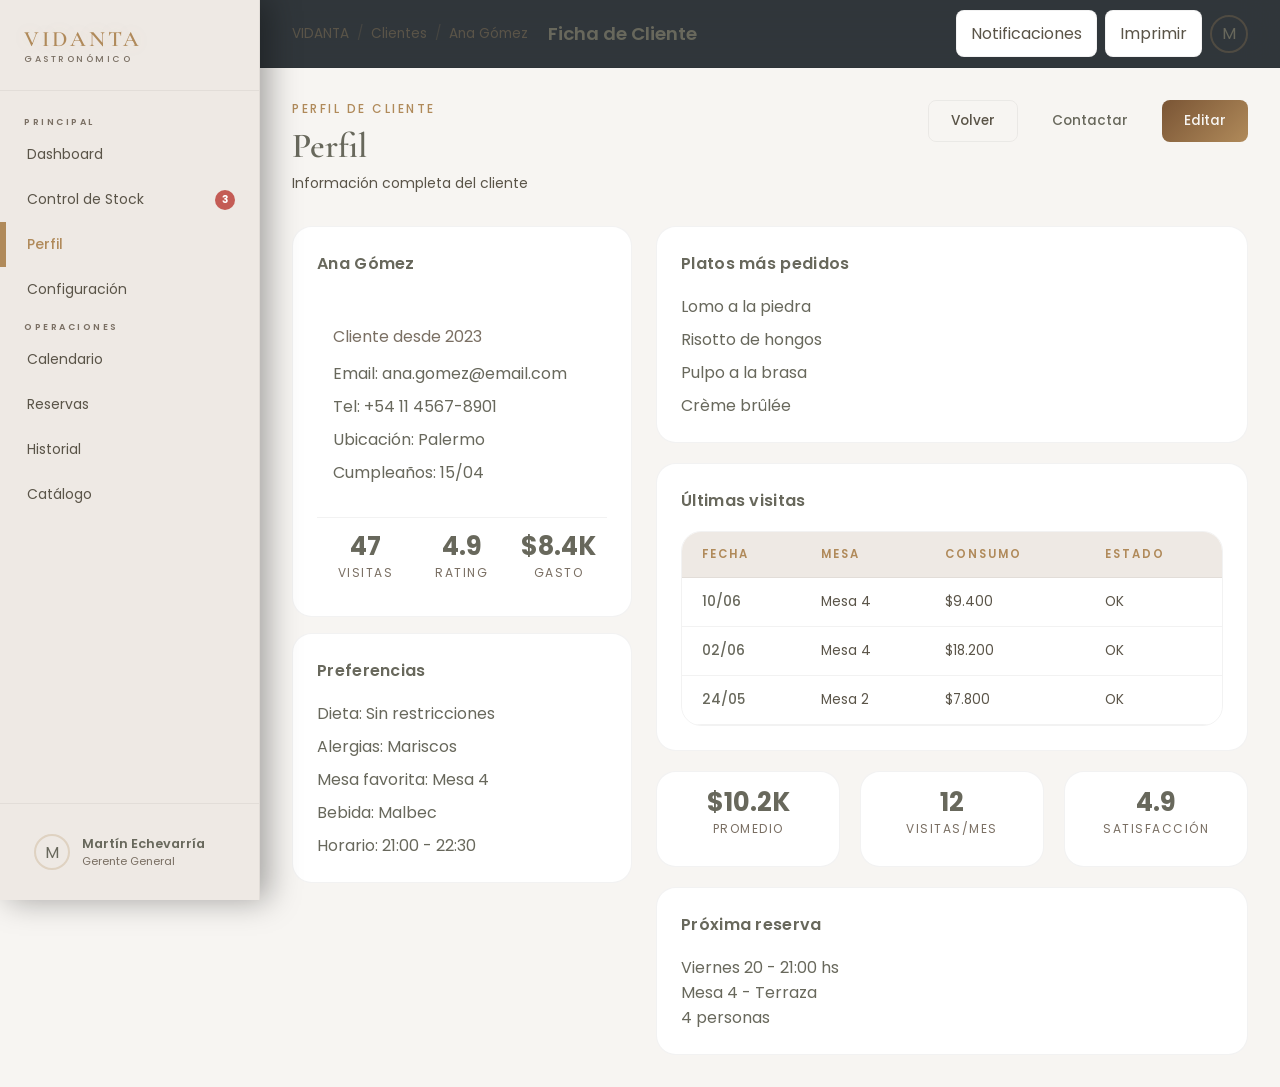
<file: perfil.html>
<!DOCTYPE html>
<html lang="es">
<head>
  <meta charset="UTF-8" />
  <meta name="viewport" content="width=device-width, initial-scale=1.0" />
  <title>VIDANTA — Ficha de Detalle</title>
  <link rel="stylesheet" href="styles.css" />
</head>

<body>

<div class="app-layout">

  <!-- SIDEBAR -->
  <aside class="sidebar">

     <div class="sidebar-logo">
      <div class="sidebar-logo-text">
        <span class="sidebar-logo-name">VIDANTA</span>
        <span class="sidebar-logo-sub">Gastronómico</span>
      </div>
    </div>

    <nav class="sidebar-nav">

      <span class="sidebar-section-label">Principal</span>

      <a href="index.html" class="sidebar-nav-item">Dashboard</a>

      <a href="stock.html" class="sidebar-nav-item">
        Control de Stock
        <span class="nav-badge danger">3</span>
      </a>

      <a href="perfil.html" class="sidebar-nav-item active">Perfil</a>

      <a href="configuracion.html" class="sidebar-nav-item">Configuración</a>

      <span class="sidebar-section-label">Operaciones</span>

      <a href="calendario.html" class="sidebar-nav-item">Calendario</a>
      <a href="reservas.html" class="sidebar-nav-item">Reservas</a>
      <a href="historial.html" class="sidebar-nav-item">Historial</a>
      <a href="catalogo.html" class="sidebar-nav-item">Catálogo</a>

    </nav>

    <div class="sidebar-footer">
      <div class="sidebar-user">
        <div class="sidebar-avatar">M</div>
        <div class="sidebar-user-info">
          <div class="sidebar-user-name">Martín Echevarría</div>
          <div class="sidebar-user-role">Gerente General</div>
        </div>
      </div>
    </div>

  </aside>

  <!-- MAIN -->
  <div class="main-wrapper">

    <!-- TOPBAR -->
    <header class="topbar">
      <div class="topbar-breadcrumb">
        <span>VIDANTA</span>
        <span class="topbar-breadcrumb-sep">/</span>
        <span>Clientes</span>
        <span class="topbar-breadcrumb-sep">/</span>
        <span>Ana Gómez</span>
      </div>

      <div class="topbar-title">Ficha de Cliente</div>

      <div class="topbar-actions">
        <button class="topbar-btn-icon">Notificaciones</button>
        <button class="topbar-btn-icon">Imprimir</button>
        <div class="topbar-avatar">M</div>
      </div>
    </header>

    <!-- CONTENT -->
    <main class="page-content">

      <!-- HEADER -->
      <div class="page-header">
        <div class="page-header-left">
          <div class="page-header-eyebrow">Perfil de Cliente</div>
          <h1 class="page-header-title">Perfil</h1>
          <p class="page-header-subtitle">Información completa del cliente</p>
        </div>

        <div class="page-header-actions">
          <button class="btn btn-ghost">Volver</button>
          <button class="btn btn-secondary">Contactar</button>
          <button class="btn btn-primary">Editar</button>
        </div>
      </div>

      <!-- GRID -->
      <div class="grid" style="grid-template-columns: 340px 1fr; gap: 24px;">

        <!-- LEFT -->
        <div style="display:flex; flex-direction:column; gap:16px;">

          <!-- PERFIL -->
          <div class="card">

            <div class="card-header">
              <div class="card-title">Ana Gómez</div>
            </div>

            <div style="padding:16px;">
              <div style="color:var(--text-muted); margin-bottom:12px;">
                Cliente desde 2023
              </div>

              <div style="display:flex; flex-direction:column; gap:8px;">
                <div>Email: ana.gomez@email.com</div>
                <div>Tel: +54 11 4567-8901</div>
                <div>Ubicación: Palermo</div>
                <div>Cumpleaños: 15/04</div>
              </div>
            </div>

            <div class="divider"></div>

            <div style="display:grid; grid-template-columns:repeat(3,1fr); text-align:center;">
              <div>
                <div class="metric-value">47</div>
                <div class="metric-label">Visitas</div>
              </div>
              <div>
                <div class="metric-value">4.9</div>
                <div class="metric-label">Rating</div>
              </div>
              <div>
                <div class="metric-value">$8.4K</div>
                <div class="metric-label">Gasto</div>
              </div>
            </div>

          </div>

          <!-- PREFERENCIAS -->
          <div class="card">
            <div class="card-title">Preferencias</div>

            <div style="margin-top:10px; display:flex; flex-direction:column; gap:8px;">
              <div>Dieta: Sin restricciones</div>
              <div>Alergias: Mariscos</div>
              <div>Mesa favorita: Mesa 4</div>
              <div>Bebida: Malbec</div>
              <div>Horario: 21:00 - 22:30</div>
            </div>
          </div>

        </div>

        <!-- RIGHT -->
        <div style="display:flex; flex-direction:column; gap:20px;">

          <!-- PLATOS -->
          <div class="card">
            <div class="card-title">Platos más pedidos</div>

            <div style="margin-top:10px; display:flex; flex-direction:column; gap:8px;">
              <div>Lomo a la piedra</div>
              <div>Risotto de hongos</div>
              <div>Pulpo a la brasa</div>
              <div>Crème brûlée</div>
            </div>
          </div>

          <!-- HISTORIAL -->
          <div class="card">
            <div class="card-title">Últimas visitas</div>

            <div class="table-container">
              <table class="table">
                <thead>
                  <tr>
                    <th>Fecha</th>
                    <th>Mesa</th>
                    <th>Consumo</th>
                    <th>Estado</th>
                  </tr>
                </thead>

                <tbody>
                  <tr>
                    <td>10/06</td>
                    <td>Mesa 4</td>
                    <td>$9.400</td>
                    <td>OK</td>
                  </tr>
                  <tr>
                    <td>02/06</td>
                    <td>Mesa 4</td>
                    <td>$18.200</td>
                    <td>OK</td>
                  </tr>
                  <tr>
                    <td>24/05</td>
                    <td>Mesa 2</td>
                    <td>$7.800</td>
                    <td>OK</td>
                  </tr>
                </tbody>

              </table>
            </div>

          </div>

          <!-- RESUMEN -->
          <div class="grid grid-3">

            <div class="metric-card">
              <div class="metric-value">$10.2K</div>
              <div class="metric-label">Promedio</div>
            </div>

            <div class="metric-card">
              <div class="metric-value">12</div>
              <div class="metric-label">Visitas/mes</div>
            </div>

            <div class="metric-card">
              <div class="metric-value">4.9</div>
              <div class="metric-label">Satisfacción</div>
            </div>

          </div>

          <!-- PRÓXIMA RESERVA -->
          <div class="card">
            <div class="card-title">Próxima reserva</div>

            <div style="margin-top:10px;">
              <div>Viernes 20 - 21:00 hs</div>
              <div>Mesa 4 - Terraza</div>
              <div>4 personas</div>
            </div>

          </div>

        </div>

      </div>

    </main>
  </div>

</div>

</body>
</html>
</file>
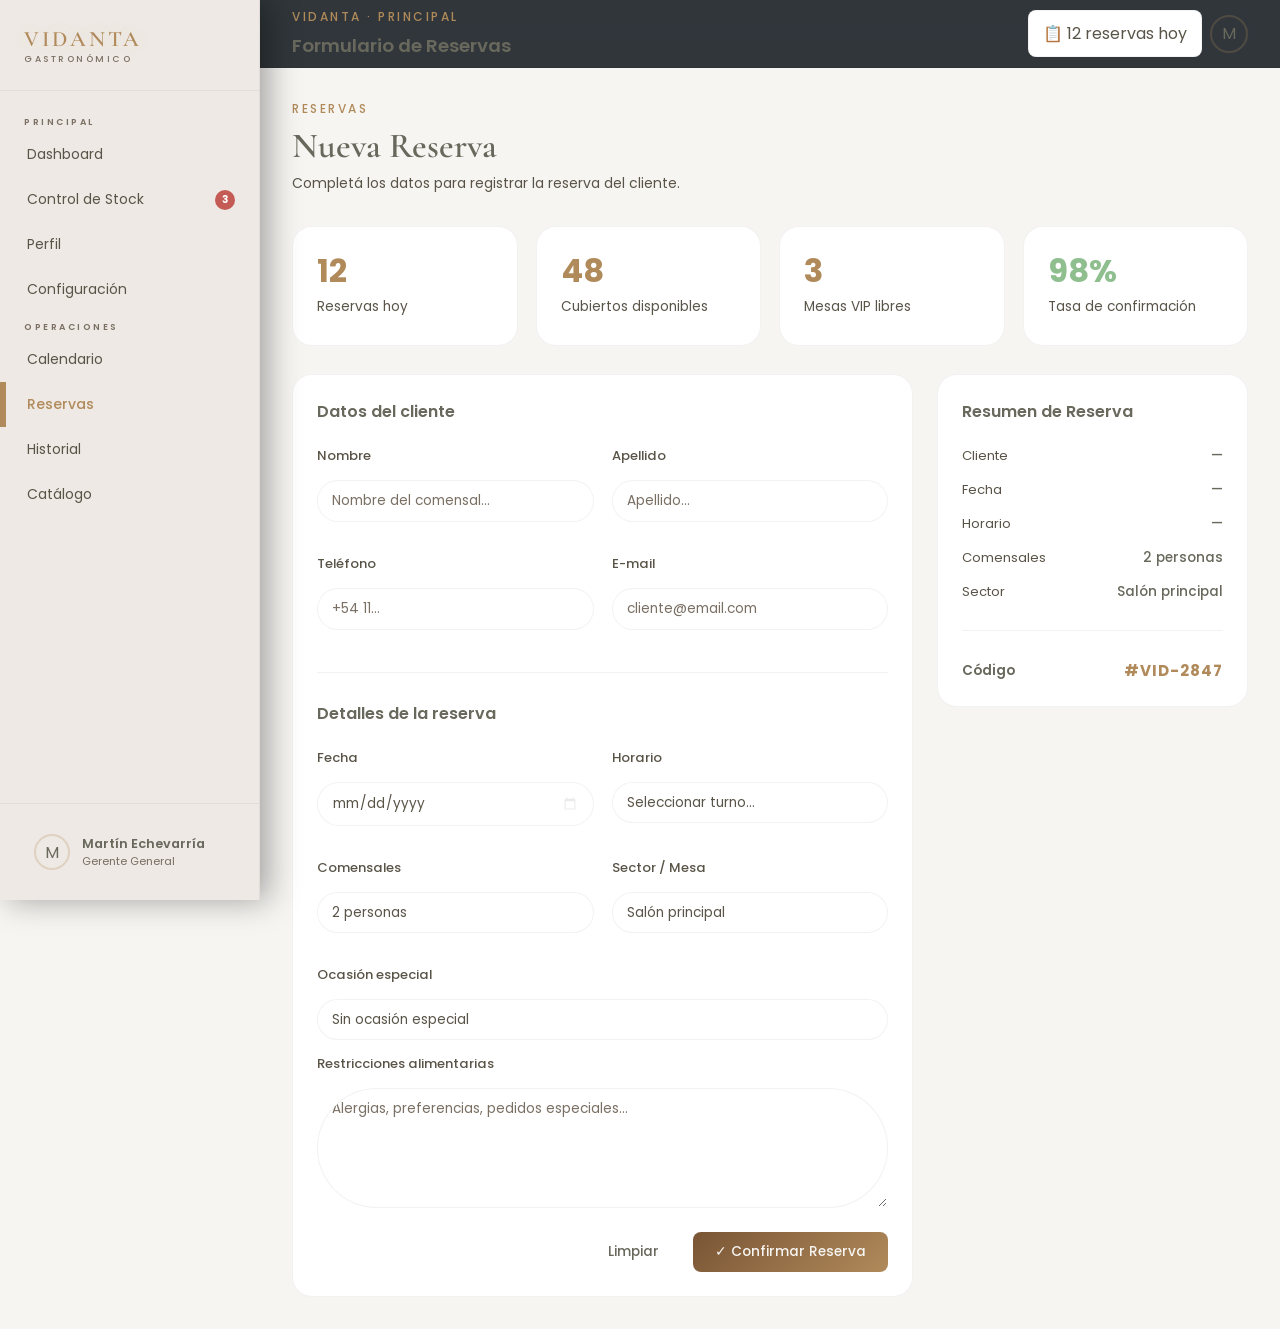
<file: reservas.html>
<!DOCTYPE html>
<html lang="es">
<head>
  <meta charset="UTF-8" />
  <meta name="viewport" content="width=device-width, initial-scale=1.0"/>
  <title>VIDANTA · Formulario de Reservas</title>

  <link rel="preconnect" href="https://fonts.googleapis.com">
  <link rel="preconnect" href="https://fonts.gstatic.com" crossorigin>

  <link href="https://fonts.googleapis.com/css2?family=Poppins:wght@300;400;500;600;700;800&family=Cormorant+Garamond:ital,wght@0,400;0,600;1,400&display=swap" rel="stylesheet">

  <link rel="stylesheet" href="styles.css">
</head>

<body>

<div class="app-layout">

  <!-- SIDEBAR -->
  <aside class="sidebar">

     <div class="sidebar-logo">
      <div class="sidebar-logo-text">
        <span class="sidebar-logo-name">VIDANTA</span>
        <span class="sidebar-logo-sub">Gastronómico</span>
      </div>
    </div>


    <nav class="sidebar-nav">

      <span class="sidebar-section-label">Principal</span>

      <a href="index.html" class="sidebar-nav-item">
        Dashboard
      </a>

      <a href="stock.html" class="sidebar-nav-item">
        Control de Stock
        <span class="nav-badge danger">3</span>
      </a>

      <a href="perfil.html" class="sidebar-nav-item">
        Perfil
      </a>

      <a href="configuracion.html" class="sidebar-nav-item">
        Configuración
      </a>

      <span class="sidebar-section-label">Operaciones</span>

      <a href="calendario.html" class="sidebar-nav-item">
        Calendario
      </a>

      <a href="reservas.html" class="sidebar-nav-item active">
        Reservas
      </a>

      <a href="historial.html" class="sidebar-nav-item">
        Historial
      </a>

      <a href="catalogo.html" class="sidebar-nav-item">
        Catálogo
      </a>

    </nav>

    <div class="sidebar-footer">

      <div class="sidebar-user">

        <div class="sidebar-avatar">
          M
        </div>

        <div class="sidebar-user-info">
          <div class="sidebar-user-name">
            Martín Echevarría
          </div>

          <div class="sidebar-user-role">
            Gerente General
          </div>
        </div>

      </div>

    </div>

  </aside>

  <!-- MAIN -->
  <div class="main-wrapper">

    <!-- TOPBAR -->
    <header class="topbar">

      <div>
        <div class="page-header-eyebrow">
          VIDANTA · Principal
        </div>

        <div class="topbar-title">
          Formulario de Reservas
        </div>
      </div>

      <div class="topbar-actions">

        <button class="topbar-btn-icon">
          📋 12 reservas hoy
        </button>

        <div class="topbar-avatar">
          M
        </div>

      </div>

    </header>

    <!-- CONTENT -->
    <main class="page-content">

      <!-- PAGE HEADER -->
      <div class="page-header">

        <div>

          <div class="page-header-eyebrow">
            Reservas
          </div>

          <h1 class="page-header-title">
            Nueva Reserva
          </h1>

          <p class="page-header-subtitle">
            Completá los datos para registrar la reserva del cliente.
          </p>

        </div>

      </div>

      <!-- STATS -->
      <div class="stats-grid">

        <div class="card stat-card">
          <div class="stat-number">
            12
          </div>

          <div class="stat-text">
            Reservas hoy
          </div>
        </div>

        <div class="card stat-card">
          <div class="stat-number">
            48
          </div>

          <div class="stat-text">
            Cubiertos disponibles
          </div>
        </div>

        <div class="card stat-card">
          <div class="stat-number">
            3
          </div>

          <div class="stat-text">
            Mesas VIP libres
          </div>
        </div>

        <div class="card stat-card">
          <div class="stat-number success">
            98%
          </div>

          <div class="stat-text">
            Tasa de confirmación
          </div>
        </div>

      </div>

      <!-- LAYOUT -->
      <div class="reservation-layout">

        <!-- FORM -->
        <div class="card">

          <div class="section-title">
            Datos del cliente
          </div>

          <div class="form-grid">

            <div class="form-group">

              <label class="form-label">
                Nombre
              </label>

              <input 
                type="text"
                placeholder="Nombre del comensal..."
                class="topbar-search"
              />

            </div>

            <div class="form-group">

              <label class="form-label">
                Apellido
              </label>

              <input 
                type="text"
                placeholder="Apellido..."
                class="topbar-search"
              />

            </div>

          </div>

          <div class="form-grid">

            <div class="form-group">

              <label class="form-label">
                Teléfono
              </label>

              <input 
                type="tel"
                placeholder="+54 11..."
                class="topbar-search"
              />

            </div>

            <div class="form-group">

              <label class="form-label">
                E-mail
              </label>

              <input 
                type="email"
                placeholder="cliente@email.com"
                class="topbar-search"
              />

            </div>

          </div>

          <div class="form-divider"></div>

          <div class="section-title">
            Detalles de la reserva
          </div>

          <div class="form-grid">

            <div class="form-group">

              <label class="form-label">
                Fecha
              </label>

              <input 
                type="date"
                id="fecha-input"
                class="topbar-search"
              />

            </div>

            <div class="form-group">

              <label class="form-label">
                Horario
              </label>

              <select 
                id="hora-input"
                class="topbar-search"
              >
                <option value="">Seleccionar turno...</option>
                <option>12:00 — Almuerzo</option>
                <option>13:30 — Almuerzo tardío</option>
                <option>19:00 — Cena temprana</option>
                <option>20:30 — Cena</option>
                <option>22:00 — Cena late</option>
              </select>

            </div>

          </div>

          <div class="form-grid">

            <div class="form-group">

              <label class="form-label">
                Comensales
              </label>

              <select 
                id="comensales-input"
                class="topbar-search"
              >
                <option>1 persona</option>
                <option selected>2 personas</option>
                <option>3 personas</option>
                <option>4 personas</option>
                <option>5 personas</option>
                <option>6+ personas</option>
              </select>

            </div>

            <div class="form-group">

              <label class="form-label">
                Sector / Mesa
              </label>

              <select 
                id="mesa-input"
                class="topbar-search"
              >
                <option>Salón principal</option>
                <option>Terraza</option>
                <option>Mesa del chef</option>
                <option>Bodega privada</option>
                <option>Sala de eventos</option>
              </select>

            </div>

          </div>

          <div class="form-group">

            <label class="form-label">
              Ocasión especial
            </label>

            <select class="topbar-search">
              <option>Sin ocasión especial</option>
              <option>Cumpleaños</option>
              <option>Aniversario</option>
              <option>Cena de negocios</option>
            </select>

          </div>

          <div class="form-group">

            <label class="form-label">
              Restricciones alimentarias
            </label>

            <textarea
              class="topbar-search reservation-textarea"
              placeholder="Alergias, preferencias, pedidos especiales..."
            ></textarea>

          </div>

          <div class="form-actions">

            <button class="btn btn-secondary" onclick="limpiarForm()">
              Limpiar
            </button>

            <button class="btn btn-primary" onclick="confirmarReserva()">
              ✓ Confirmar Reserva
            </button>

          </div>

        </div>

        <!-- SUMMARY -->
        <div>

          <div class="card">

            <div class="section-title">
              Resumen de Reserva
            </div>

            <div class="summary-list">

              <div class="summary-row">
                <span class="summary-label">Cliente</span>
                <span class="summary-value" id="rs-cliente">—</span>
              </div>

              <div class="summary-row">
                <span class="summary-label">Fecha</span>
                <span class="summary-value" id="rs-fecha">—</span>
              </div>

              <div class="summary-row">
                <span class="summary-label">Horario</span>
                <span class="summary-value" id="rs-hora">—</span>
              </div>

              <div class="summary-row">
                <span class="summary-label">Comensales</span>
                <span class="summary-value" id="rs-comensales">
                  2 personas
                </span>
              </div>

              <div class="summary-row">
                <span class="summary-label">Sector</span>
                <span class="summary-value" id="rs-sector">
                  Salón principal
                </span>
              </div>

            </div>

            <div class="form-divider"></div>

            <div class="summary-row">

              <span class="summary-code-label">
                Código
              </span>

              <span class="summary-code">
                #VID-2847
              </span>

            </div>

          </div>

        </div>

      </div>

    </main>

  </div>

</div>

<!-- MODAL -->
<div id="modal-overlay" class="modal-overlay">

  <div class="card modal-card">

    <div class="modal-icon">
      ✅
    </div>

    <h2 class="modal-title">
      ¡Reserva Confirmada!
    </h2>

    <p class="modal-text">
      Código de reserva:
      <span class="summary-code">
        #VID-2847
      </span>
    </p>

    <div class="modal-actions">

      <button class="btn btn-secondary" onclick="cerrarModal()">
        Cerrar
      </button>

      <a href="historial.html" class="btn btn-primary">
        Ver historial
      </a>

    </div>

  </div>

</div>

<script>

function confirmarReserva() {
  document.getElementById('modal-overlay').style.display = 'flex';
}

function cerrarModal() {
  document.getElementById('modal-overlay').style.display = 'none';
}

function limpiarForm() {

  document.querySelectorAll('input, textarea, select').forEach(el => {

    if (el.tagName === 'SELECT') {
      el.selectedIndex = 0;
    } else {
      el.value = '';
    }

  });

}

document.addEventListener('input', function () {

  const fecha = document.getElementById('fecha-input');
  const hora = document.getElementById('hora-input');
  const comensales = document.getElementById('comensales-input');
  const mesa = document.getElementById('mesa-input');

  if (fecha.value) {
    document.getElementById('rs-fecha').textContent = fecha.value;
  }

  if (hora.value) {
    document.getElementById('rs-hora').textContent = hora.value;
  }

  document.getElementById('rs-comensales').textContent = comensales.value;
  document.getElementById('rs-sector').textContent = mesa.value;

  const nombre = document.querySelector('input[placeholder="Nombre del comensal..."]').value;
  const apellido = document.querySelector('input[placeholder="Apellido..."]').value;

  const cliente = (nombre + ' ' + apellido).trim();

  if (cliente) {
    document.getElementById('rs-cliente').textContent = cliente;
  }

});

</script>

</body>
</html>
</file>
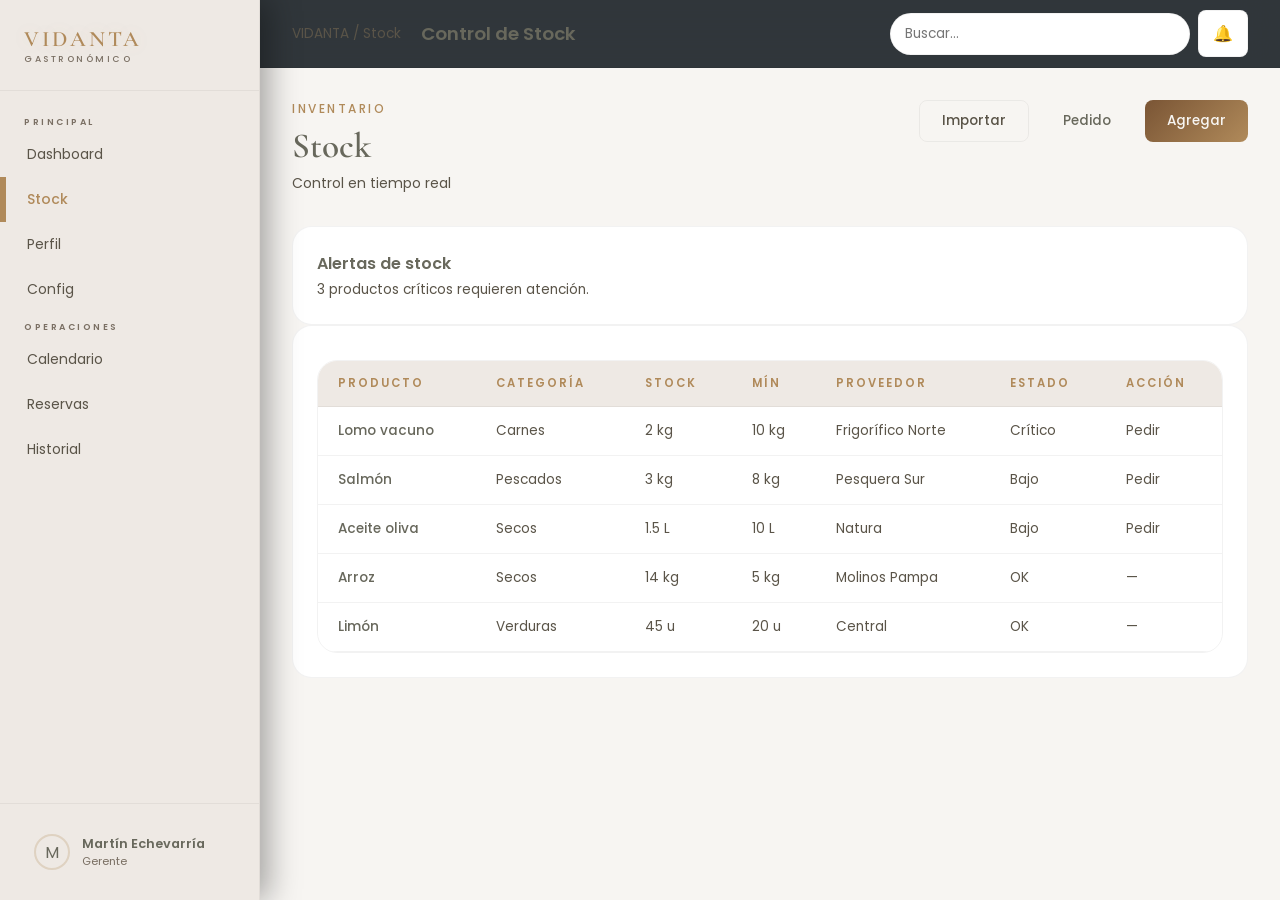
<file: stock.html>
<!DOCTYPE html>
<html lang="es">
<head>
  <meta charset="UTF-8" />
  <meta name="viewport" content="width=device-width, initial-scale=1.0" />
  <title>VIDANTA — Stock</title>
  <link rel="stylesheet" href="styles.css" />
</head>

<body>

<div class="app-layout">

  <!-- SIDEBAR -->
  <aside class="sidebar">

    <div class="sidebar-logo">
      <div class="sidebar-logo-text">
        <div class="sidebar-logo-name">VIDANTA</div>
        <div class="sidebar-logo-sub">Gastronómico</div>
      </div>
    </div>

    <nav class="sidebar-nav">

      <span class="sidebar-section-label">Principal</span>

      <a href="index.html" class="sidebar-nav-item">Dashboard</a>
      <a href="stock.html" class="sidebar-nav-item active">Stock</a>
      <a href="perfil.html" class="sidebar-nav-item">Perfil</a>
      <a href="configuracion.html" class="sidebar-nav-item">Config</a>

      <span class="sidebar-section-label">Operaciones</span>

      <a href="calendario.html" class="sidebar-nav-item">Calendario</a>
      <a href="reservas.html" class="sidebar-nav-item">Reservas</a>
      <a href="historial.html" class="sidebar-nav-item">Historial</a>

    </nav>

    <div class="sidebar-footer">
      <div class="sidebar-user">
        <div class="sidebar-avatar">M</div>
        <div class="sidebar-user-info">
          <div class="sidebar-user-name">Martín Echevarría</div>
          <div class="sidebar-user-role">Gerente</div>
        </div>
      </div>
    </div>

  </aside>

  <!-- MAIN -->
  <div class="main-wrapper">

    <!-- TOPBAR (simplificado) -->
    <header class="topbar">

      <div class="topbar-breadcrumb">
        VIDANTA / Stock
      </div>

      <div class="topbar-title">
        Control de Stock
      </div>

      <div class="topbar-actions">
        <input class="topbar-search" placeholder="Buscar..." />
        <div class="topbar-btn-icon">🔔</div>

      </div>

    </header>

    <!-- CONTENT -->
    <main class="page-content">

      <!-- HEADER -->
      <div class="page-header">

        <div>
          <div class="page-header-eyebrow">Inventario</div>
          <h1 class="page-header-title">Stock</h1>
          <p class="page-header-subtitle">Control en tiempo real</p>
        </div>

        <div class="page-header-actions">
          <button class="btn btn-ghost">Importar</button>
          <button class="btn btn-secondary">Pedido</button>
          <button class="btn btn-primary">Agregar</button>
        </div>

      </div>

      <!-- ALERTA (simplificada) -->
      <div class="card">
        <div class="alert-title">Alertas de stock</div>
        <div class="alert-text">
          3 productos críticos requieren atención.
        </div>
      </div>

      <!-- TABLA -->
      <div class="card">

        <div class="table-container">

          <table class="table">

            <thead>
              <tr>
                <th>Producto</th>
                <th>Categoría</th>
                <th>Stock</th>
                <th>Mín</th>
                <th>Proveedor</th>
                <th>Estado</th>
                <th>Acción</th>
              </tr>
            </thead>

            <tbody>

              <tr>
                <td>Lomo vacuno</td>
                <td>Carnes</td>
                <td>2 kg</td>
                <td>10 kg</td>
                <td>Frigorífico Norte</td>
                <td>Crítico</td>
                <td>Pedir</td>
              </tr>

              <tr>
                <td>Salmón</td>
                <td>Pescados</td>
                <td>3 kg</td>
                <td>8 kg</td>
                <td>Pesquera Sur</td>
                <td>Bajo</td>
                <td>Pedir</td>
              </tr>

              <tr>
                <td>Aceite oliva</td>
                <td>Secos</td>
                <td>1.5 L</td>
                <td>10 L</td>
                <td>Natura</td>
                <td>Bajo</td>
                <td>Pedir</td>
              </tr>

              <tr>
                <td>Arroz</td>
                <td>Secos</td>
                <td>14 kg</td>
                <td>5 kg</td>
                <td>Molinos Pampa</td>
                <td>OK</td>
                <td>—</td>
              </tr>

              <tr>
                <td>Limón</td>
                <td>Verduras</td>
                <td>45 u</td>
                <td>20 u</td>
                <td>Central</td>
                <td>OK</td>
                <td>—</td>
              </tr>

            </tbody>

          </table>

        </div>

      </div>

    </main>

  </div>

</div>

</body>
</html>
</file>
<file: styles.css>
@import url('https://fonts.googleapis.com/css2?family=Poppins:wght@300;400;500;600;700;800&family=Cormorant+Garamond:ital,wght@0,400;0,600;1,400&display=swap');

:root {
  --bg-main: #f7f5f2;          /* fondo principal muy claro */
  --bg-secondary: #eee9e4;     /* paneles ligeramente más oscuros */
  --card-bg: #ffffff;           /* cards */
  --card-hover: #f5f3f0;        /* hover cards */

  --wood: #7a5535;              /* marrón cálido principal */
  --wood-light: #b0896c;        /* marrón claro para acentos */
  --gold: #b08a5a;              /* dorado apagado */
  --gold-light: #c9a873;
  --gold-glow: rgba(176, 138, 90, 0.15);

  --text-main: #68685c;         /* texto oscuro para contraste */
  --text-secondary: #5a5448;    /* gris/marrón suave */
  --text-muted: #7a6f63;        /* marrón grisáceo */

  --border-soft: rgba(0, 0, 0, 0.05);
  --border-gold: rgba(176, 138, 90, 0.25);

  --shadow-dark: rgba(0, 0, 0, 0.08);
  --shadow-card: 0 10px 30px rgba(0, 0, 0, 0.1);
  --shadow-glow: 0 0 22px rgba(176, 138, 90, 0.08);

  --success: #8fbf8f;
  --danger: #c45c55;
  --warning: #d6a15a;
  --info: #8fbfd6;

  --sidebar-w: 260px;
  --sidebar-collapsed: 72px;
  --header-h: 68px;

  --radius-sm: 8px;
  --radius-md: 14px;
  --radius-lg: 20px;
  --radius-xl: 28px;

  --transition: all 0.3s ease;
}
*,
*::before,
*::after {
box-sizing: border-box;
margin: 0;
padding: 0;
}

html {
font-size: 16px;
scroll-behavior: smooth;
}

body {
font-family: 'Poppins', sans-serif;
background-color: var(--bg-main);
color: var(--text-main);
min-height: 100vh;
display: flex;
overflow-x: hidden;
-webkit-font-smoothing: antialiased;
}

a {
color: inherit;
text-decoration: none;
}

ul,
ol {
list-style: none;
}

img {
max-width: 100%;
display: block;
}

button,
input,
select,
textarea {
font-family: inherit;
font-size: inherit;
}

::-webkit-scrollbar {
width: 6px;
height: 6px;
}

::-webkit-scrollbar-track {
background: var(--bg-main);
}

::-webkit-scrollbar-thumb {
background: var(--green-soft);
border-radius: 8px;
}

::-webkit-scrollbar-thumb:hover {
background: var(--gold);
}

.app-layout {
display: flex;
width: 100%;
min-height: 100vh;
}

.sidebar {
width: var(--sidebar-w);
min-height: 100vh;
background: var(--bg-secondary);
border-right: 1px solid var(--border-soft);
display: flex;
flex-direction: column;
position: fixed;
top: 0;
left: 0;
z-index: 100;
transition: var(--transition);
overflow: hidden;
}

.sidebar-logo {
padding: 28px 24px 24px;
border-bottom: 1px solid var(--border-soft);
display: flex;
align-items: center;
gap: 12px;
flex-shrink: 0;
}

.sidebar-logo-icon {
width: 38px;
height: 38px;
background: linear-gradient(135deg, var(--wood), var(--gold));
border-radius: 10px;
display: flex;
align-items: center;
justify-content: center;
font-size: 18px;
flex-shrink: 0;
box-shadow: 0 4px 14px var(--gold-glow);
}

.sidebar-logo-text {
display: flex;
flex-direction: column;
}

.sidebar-logo-name {
font-family: 'Cormorant Garamond', serif;
font-size: 22px;
font-weight: 600;
color: var(--gold);
letter-spacing: 3px;
line-height: 1;
}

.sidebar-logo-sub {
font-size: 9px;
font-weight: 500;
color: var(--text-muted);
letter-spacing: 2.5px;
text-transform: uppercase;
margin-top: 3px;
}

.sidebar-nav {
flex: 1;
padding: 16px 0;
overflow-y: auto;
}

.sidebar-section-label {
font-size: 9px;
font-weight: 600;
letter-spacing: 2.5px;
text-transform: uppercase;
color: var(--text-muted);
padding: 16px 24px 8px;
}

.sidebar-nav-item {
display: flex;
align-items: center;
gap: 14px;
padding: 12px 24px;
cursor: pointer;
border-left: 3px solid transparent;
transition: var(--transition);
position: relative;
color: var(--text-secondary);
font-size: 0.875rem;
font-weight: 400;
}

.sidebar-nav-item:hover {
background: var(--green-glow);
border-left-color: var(--gold);
color: var(--text-main);
}

.sidebar-nav-item.active {
background: linear-gradient(90deg, var(--green-glow), transparent);
border-left-color: var(--gold);
color: var(--gold);
font-weight: 500;
}

.nav-icon {
font-size: 18px;
width: 22px;
text-align: center;
flex-shrink: 0;
transition: var(--transition);
}

.nav-badge {
margin-left: auto;
background: var(--gold);
color: var(--bg-main);
font-size: 10px;
font-weight: 700;
padding: 2px 7px;
border-radius: 20px;
min-width: 20px;
text-align: center;
}

.nav-badge.danger {
background: var(--danger);
color: #fff;
}

.sidebar-footer {
padding: 20px 24px;
border-top: 1px solid var(--border-soft);
}

.sidebar-user {
display: flex;
align-items: center;
gap: 12px;
cursor: pointer;
padding: 10px;
border-radius: var(--radius-md);
transition: var(--transition);
}

.sidebar-user:hover {
background: var(--border-soft);
}

.sidebar-avatar {
width: 36px;
height: 36px;
background: linear-gradient(135deg, var(--green-dark), var(--green-soft));
border-radius: 50%;
display: flex;
align-items: center;
justify-content: center;
font-size: 16px;
border: 2px solid var(--border-gold);
flex-shrink: 0;
}

.sidebar-user-info {
flex: 1;
min-width: 0;
}

.sidebar-user-name {
font-size: 0.8rem;
font-weight: 600;
color: var(--text-main);
white-space: nowrap;
overflow: hidden;
text-overflow: ellipsis;
}

.sidebar-user-role {
font-size: 0.7rem;
color: var(--text-muted);
}

.main-wrapper {
flex: 1;
margin-left: var(--sidebar-w);
display: flex;
flex-direction: column;
min-height: 100vh;
transition: var(--transition);
}

.topbar {
height: var(--header-h);
background: rgba(13, 20, 26, 0.85);
backdrop-filter: blur(16px);
border-bottom: 1px solid var(--border-soft);
display: flex;
align-items: center;
padding: 0 32px;
gap: 20px;
position: sticky;
top: 0;
z-index: 90;
}

.topbar-title {
font-size: 1.15rem;
font-weight: 600;
color: var(--text-main);
}

.topbar-actions {
display: flex;
align-items: center;
gap: 8px;
margin-left: auto;
}

.topbar-search {
background: var(--card-bg);
border: 1px solid var(--border-soft);
border-radius: var(--radius-sm);
padding: 10px 16px;
color: var(--text-main);
outline: none;
transition: var(--transition);
}

.topbar-search:focus {
border-color: var(--border-gold);
box-shadow: 0 0 0 3px var(--gold-glow);
}

.topbar-btn-icon {
border: 1px solid var(--border-soft);
background: var(--card-bg);
color: var(--text-secondary);
padding: 10px 14px;
border-radius: var(--radius-sm);
cursor: pointer;
transition: var(--transition);
}

.topbar-btn-icon:hover {
background: var(--green-glow);
color: var(--gold);
border-color: var(--border-gold);
}

.topbar-avatar {
width: 38px;
height: 38px;
background: linear-gradient(135deg, var(--green-dark), var(--green-soft));
border-radius: 50%;
display: flex;
align-items: center;
justify-content: center;
border: 2px solid var(--border-gold);
}

.page-content {
flex: 1;
padding: 32px;
}

.page-header {
display: flex;
justify-content: space-between;
align-items: flex-start;
gap: 16px;
margin-bottom: 32px;
flex-wrap: wrap;
}

.page-header-eyebrow {
font-size: 0.75rem;
font-weight: 500;
letter-spacing: 2.5px;
text-transform: uppercase;
color: var(--gold);
margin-bottom: 6px;
}

.page-header-title {
font-family: 'Cormorant Garamond', serif;
font-size: 2.2rem;
font-weight: 600;
}

.page-header-subtitle {
font-size: 0.875rem;
color: var(--text-secondary);
margin-top: 6px;
}

.page-header-actions {
display: flex;
gap: 12px;
flex-wrap: wrap;
}

.card {
background: var(--card-bg);
border: 1px solid var(--border-soft);
border-radius: var(--radius-lg);
padding: 24px;
transition: var(--transition);
}

.card:hover {
background: var(--card-hover);
border-color: var(--border-gold);
box-shadow: var(--shadow-card), var(--shadow-glow);
}

.btn {
display: inline-flex;
align-items: center;
justify-content: center;
gap: 8px;
padding: 10px 22px;
border-radius: var(--radius-sm);
font-size: 0.85rem;
font-weight: 500;
cursor: pointer;
border: none;
transition: var(--transition);
}

.btn-primary {
background: linear-gradient(135deg, var(--wood), var(--gold));
color: var(--bg-main);
}

.btn-primary:hover {
background: linear-gradient(135deg, var(--gold), var(--gold-light));
}

.btn-secondary {
background: transparent;
color: var(--green-soft);
border: 1px solid var(--border-green);
}

.btn-secondary:hover {
background: var(--green-glow);
color: var(--text-main);
}

.btn-ghost {
background: transparent;
color: var(--text-secondary);
border: 1px solid var(--border-soft);
}

.btn-ghost:hover {
background: var(--border-soft);
border-color: var(--border-gold);
color: var(--text-main);
}

.table-container {
overflow-x: auto;
border-radius: var(--radius-lg);
border: 1px solid var(--border-soft);
}

.table {
width: 100%;
border-collapse: collapse;
}

.table thead {
background: var(--bg-secondary);
}

.table thead th {
padding: 14px 20px;
text-align: left;
font-size: 0.72rem;
font-weight: 600;
letter-spacing: 2px;
text-transform: uppercase;
color: var(--gold);
border-bottom: 1px solid var(--border-soft);
}

.table tbody tr {
border-bottom: 1px solid var(--border-soft);
transition: var(--transition);
}

.table tbody tr:hover {
background: var(--green-glow);
}

.table tbody td {
padding: 14px 20px;
color: var(--text-secondary);
}

.table tbody td:first-child {
color: var(--text-main);
font-weight: 500;
}

.alert-title {
font-weight: 600;
margin-bottom: 4px;
}

.alert-text {
color: var(--text-secondary);
font-size: 0.85rem;
}

@keyframes fadeIn {
from {
opacity: 0;
transform: translateY(10px);
}

to {
opacity: 1;
transform: translateY(0);
}
}

.animate-fade {
animation: fadeIn 0.4s ease both;
}

@media (max-width: 1024px) {
.page-content {
padding: 24px;
}
}

@media (max-width: 768px) {
.sidebar {
transform: translateX(-100%);
}

.main-wrapper {
margin-left: 0;
}

.page-content {
padding: 16px;
}

.page-header {
flex-direction: column;
}

.page-header-title {
font-size: 1.7rem;
}
}

@media (max-width: 480px) {
.topbar {
padding: 0 16px;
}

.page-header-title {
font-size: 1.4rem;
}
}
.stats-grid{
display:grid;
grid-template-columns:repeat(4,1fr);
gap:18px;
margin-bottom:28px;
}

.stat-card{
display:flex;
flex-direction:column;
align-items:flex-start;
justify-content:center;
min-height:120px;
}

.stat-number{
font-size:2rem;
font-weight:700;
color:var(--gold);
line-height:1;
margin-bottom:10px;
}

.stat-number.success{
color:var(--success);
}

.stat-text{
font-size:0.85rem;
color:var(--text-secondary);
}

.reservation-layout{
display:grid;
grid-template-columns:1.6fr 0.8fr;
gap:24px;
align-items:start;
}

.section-title{
font-size:1rem;
font-weight:600;
color:var(--text-main);
margin-bottom:22px;
}

.form-grid{
display:grid;
grid-template-columns:1fr 1fr;
gap:18px;
margin-bottom:18px;
}

.form-group{
display:flex;
flex-direction:column;
gap:8px;
}

.form-label{
font-size:0.82rem;
font-weight:500;
color:var(--text-secondary);
}

.form-divider{
height:1px;
background:var(--border-soft);
margin:28px 0;
}

.topbar-search,
textarea.topbar-search,
select.topbar-search{
width:100%;
}

.reservation-textarea{
min-height:120px;
resize:vertical;
padding-top:14px;
}

.form-actions{
display:flex;
justify-content:flex-end;
gap:12px;
margin-top:24px;
flex-wrap:wrap;
}

.summary-list{
display:flex;
flex-direction:column;
gap:14px;
}

.summary-row{
display:flex;
justify-content:space-between;
align-items:center;
gap:16px;
}

.summary-label{
font-size:0.82rem;
color:var(--text-secondary);
}

.summary-value{
font-size:0.85rem;
font-weight:500;
color:var(--text-main);
text-align:right;
}

.summary-code-label{
font-size:0.85rem;
font-weight:600;
color:var(--text-main);
}

.summary-code{
font-size:0.95rem;
font-weight:700;
color:var(--gold);
letter-spacing:1px;
}

.modal-overlay{
position:fixed;
inset:0;
background:rgba(0,0,0,0.72);
display:none;
align-items:center;
justify-content:center;
padding:20px;
z-index:999;
backdrop-filter:blur(6px);
}

.modal-card{
width:100%;
max-width:420px;
text-align:center;
animation:fadeIn 0.3s ease;
}

.modal-icon{
font-size:3.2rem;
margin-bottom:14px;
}

.modal-title{
font-size:1.6rem;
font-weight:700;
margin-bottom:12px;
color:var(--text-main);
}

.modal-text{
font-size:0.9rem;
color:var(--text-secondary);
margin-bottom:26px;
}

.modal-actions{
display:flex;
justify-content:center;
gap:12px;
flex-wrap:wrap;
}

input[type="date"]::-webkit-calendar-picker-indicator{
filter:invert(0.9);
cursor:pointer;
opacity:0.8;
}

select{
appearance:none;
-webkit-appearance:none;
-moz-appearance:none;
cursor:pointer;
}

textarea{
resize:none;
}

.card .topbar-search:hover{
border-color:var(--border-gold);
}

.card .topbar-search::placeholder{
color:var(--text-muted);
}

@media (max-width:1200px){

.stats-grid{
grid-template-columns:repeat(2,1fr);
}

.reservation-layout{
grid-template-columns:1fr;
}

}

@media (max-width:768px){

.form-grid{
grid-template-columns:1fr;
}

.stats-grid{
grid-template-columns:1fr;
}

.stat-card{
min-height:100px;
}

.form-actions{
justify-content:stretch;
}

.form-actions .btn{
width:100%;
}

.modal-actions{
flex-direction:column;
}

.modal-actions .btn{
width:100%;
}

}

@media (max-width:480px){

.section-title{
font-size:0.92rem;
}

.summary-row{
flex-direction:column;
align-items:flex-start;
gap:4px;
}

.summary-value{
text-align:left;
}

.stat-number{
font-size:1.6rem;
}

}
/* ===== CONFIGURACIÓN PAGE ===== */

.topbar-breadcrumb{
display:flex;
align-items:center;
gap:8px;
font-size:0.85rem;
color:var(--text-secondary);
}

.topbar-breadcrumb-sep{
opacity:0.5;
}

.grid{
display:grid;
gap:20px;
}

.grid-2{
grid-template-columns:1fr 1fr;
}

.card-title{
font-size:1rem;
font-weight:600;
color:var(--text-main);
margin-bottom:18px;
}

.form-group label{
font-size:0.82rem;
font-weight:500;
color:var(--text-secondary);
margin-bottom:6px;
display:block;
}

.form-control{
width:100%;
padding:10px 14px;
border-radius:var(--radius-sm);
border:1px solid var(--border-soft);
background:var(--card-bg);
color:var(--text-main);
outline:none;
transition:var(--transition);
}

.form-control:focus{
border-color:var(--border-gold);
box-shadow:0 0 0 3px var(--gold-glow);
}

.settings-row{
display:flex;
justify-content:space-between;
align-items:center;
padding:12px 0;
border-bottom:1px solid var(--border-soft);
color:var(--text-secondary);
font-size:0.9rem;
}

.settings-row:last-child{
border-bottom:none;
}

.toggle{
width:42px;
height:22px;
border-radius:20px;
background:var(--bg-secondary);
border:1px solid var(--border-soft);
position:relative;
cursor:pointer;
transition:var(--transition);
}

.toggle::after{
content:"";
width:16px;
height:16px;
border-radius:50%;
background:var(--text-muted);
position:absolute;
top:50%;
left:3px;
transform:translateY(-50%);
transition:var(--transition);
}

.toggle.active{
background:var(--green-glow);
border-color:var(--border-green);
}

.toggle.active::after{
left:22px;
background:var(--gold);
}

.table td, 
.table th{
font-size:0.85rem;
}

.table tbody tr:hover{
background:var(--green-glow);
}

@media (max-width: 900px){

.grid-2{
grid-template-columns:1fr;
}

.topbar{
flex-wrap:wrap;
gap:10px;
height:auto;
padding:12px 16px;
}

.topbar-title{
font-size:1rem;
}

}
/* ===== FICHA DE DETALLE (CLIENTE) ===== */

.divider{
height:1px;
background:var(--border-soft);
margin:16px 0;
}

.card-header{
display:flex;
align-items:center;
justify-content:space-between;
margin-bottom:8px;
}

.metric-value{
font-size:1.4rem;
font-weight:700;
color:var(--gold);
line-height:1;
}

.metric-label{
font-size:0.75rem;
color:var(--text-muted);
margin-top:4px;
}

.metric-card{
background:var(--card-bg);
border:1px solid var(--border-soft);
border-radius:var(--radius-lg);
padding:18px;
text-align:center;
transition:var(--transition);
}

.metric-card:hover{
background:var(--card-hover);
border-color:var(--border-gold);
box-shadow:var(--shadow-card), var(--shadow-glow);
}

.grid-3{
display:grid;
grid-template-columns:repeat(3,1fr);
gap:16px;
}

@media (max-width: 1100px){

.grid[style*="340px"]{
grid-template-columns:1fr !important;
}

.grid-3{
grid-template-columns:1fr;
}

}
/* ===== CALENDARIO ===== */

.cal-wrapper{
background:var(--card-bg);
border:1px solid var(--border-soft);
border-radius:var(--radius-lg);
padding:20px;
}

.cal-topbar{
display:flex;
align-items:center;
justify-content:space-between;
margin-bottom:16px;
}

.cal-month-title{
font-size:1.2rem;
font-weight:600;
color:var(--text-main);
}

.cal-nav-btn{
background:transparent;
border:1px solid var(--border-soft);
color:var(--text-secondary);
width:36px;
height:36px;
border-radius:var(--radius-sm);
cursor:pointer;
transition:var(--transition);
}

.cal-nav-btn:hover{
background:var(--green-glow);
border-color:var(--border-gold);
color:var(--gold);
}

.cal-days-header{
display:grid;
grid-template-columns:repeat(7,1fr);
text-align:center;
font-size:0.75rem;
color:var(--text-muted);
margin-bottom:10px;
letter-spacing:1px;
}

.cal-grid{
display:grid;
grid-template-columns:repeat(7,1fr);
gap:6px;
}

.cal-day{
height:44px;
display:flex;
align-items:center;
justify-content:center;
border-radius:var(--radius-sm);
font-size:0.85rem;
color:var(--text-secondary);
background:transparent;
border:1px solid transparent;
transition:var(--transition);
cursor:pointer;
}

.cal-day:hover{
background:var(--green-glow);
border-color:var(--border-soft);
color:var(--text-main);
}

.cal-day.today{
background:var(--green-dark);
border:1px solid var(--border-gold);
color:var(--gold);
font-weight:600;
}

.cal-day.has-event{
position:relative;
}

.cal-day.has-event::after{
content:"";
width:6px;
height:6px;
border-radius:50%;
background:var(--gold);
position:absolute;
bottom:6px;
left:50%;
transform:translateX(-50%);
}

.cal-day.empty{
pointer-events:none;
opacity:0;
}

.event-item{
display:flex;
gap:12px;
padding:14px 0;
border-bottom:1px solid var(--border-soft);
}

.event-item:last-child{
border-bottom:none;
}

.event-date-chip{
width:46px;
height:52px;
border-radius:var(--radius-sm);
background:var(--green-dark);
border:1px solid var(--border-soft);
display:flex;
flex-direction:column;
align-items:center;
justify-content:center;
flex-shrink:0;
}

.event-date-chip .day{
font-size:1rem;
font-weight:700;
color:var(--gold);
line-height:1;
}

.event-date-chip .mon{
font-size:0.65rem;
color:var(--text-muted);
letter-spacing:1px;
}

.event-body{
flex:1;
display:flex;
flex-direction:column;
gap:6px;
}

.event-name{
font-size:0.95rem;
font-weight:600;
color:var(--text-main);
}

.event-meta{
font-size:0.8rem;
color:var(--text-muted);
}

.event-actions{
display:flex;
align-items:center;
justify-content:space-between;
gap:10px;
margin-top:6px;
}

.badge{
font-size:0.7rem;
padding:4px 8px;
border-radius:20px;
border:1px solid var(--border-soft);
color:var(--text-secondary);
}

.badge-gold{
background:rgba(214,166,109,0.15);
border-color:var(--border-gold);
color:var(--gold);
}

.badge-green{
background:rgba(63,107,83,0.18);
border-color:var(--border-green);
color:var(--green-soft);
}

.badge-warn{
background:rgba(255,179,71,0.15);
border-color:rgba(255,179,71,0.35);
color:var(--warning);
}

.btn-sm{
padding:6px 12px;
font-size:0.75rem;
border-radius:8px;
}

/* layout calendario */
@media (max-width: 1000px){

div[style*="1fr 380px"]{
grid-template-columns:1fr !important;
}

.cal-wrapper{
margin-bottom:20px;
}

}
/* =========================
   GRID SYSTEM (CONFIG)
========================= */

.grid {
  display: grid;
  gap: 20px;
}

.grid-2 {
  grid-template-columns: repeat(2, 1fr);
}

/* =========================
   CARD TITLE
========================= */

.card-title {
  font-size: 1rem;
  font-weight: 600;
  color: var(--text-main);
  margin-bottom: 18px;
  letter-spacing: 0.3px;
}

/* =========================
   FORM CONTROLS
========================= */

.form-group {
  display: flex;
  flex-direction: column;
  gap: 8px;
  margin-bottom: 14px;
}

.form-group label {
  font-size: 0.82rem;
  color: var(--text-secondary);
  font-weight: 500;
}

.form-control {
  width: 100%;
  padding: 10px 14px;
  border-radius: var(--radius-sm);
  border: 1px solid var(--border-soft);
  background: var(--card-bg);
  color: var(--text-main);
  outline: none;
  transition: var(--transition);
}

.form-control:focus {
  border-color: var(--border-gold);
  box-shadow: 0 0 0 3px var(--gold-glow);
}

/* =========================
   SETTINGS ROW (TOGGLES)
========================= */

.settings-row {
  display: flex;
  align-items: center;
  justify-content: space-between;
  padding: 12px 0;
  border-bottom: 1px solid var(--border-soft);
  color: var(--text-secondary);
  font-size: 0.9rem;
}

.settings-row:last-child {
  border-bottom: none;
}

/* =========================
   TOGGLE SWITCH
========================= */

.toggle {
  width: 42px;
  height: 22px;
  background: var(--card-bg);
  border: 1px solid var(--border-soft);
  border-radius: 999px;
  position: relative;
  cursor: pointer;
  transition: var(--transition);
}

.toggle::after {
  content: "";
  position: absolute;
  top: 50%;
  left: 3px;
  transform: translateY(-50%);
  width: 16px;
  height: 16px;
  border-radius: 50%;
  background: var(--text-muted);
  transition: var(--transition);
}

.toggle.active {
  background: var(--green-glow);
  border-color: var(--border-green);
}

.toggle.active::after {
  left: 22px;
  background: var(--gold);
}

/* =========================
   TABLE OVERRIDES (if needed)
========================= */

.table-container {
  margin-top: 10px;
}

/* =========================
   RESPONSIVE
========================= */

@media (max-width: 900px) {
  .grid-2 {
    grid-template-columns: 1fr;
  }
}
/* =========================
   GRID VARIANTS
========================= */

.grid-3 {
  display: grid;
  grid-template-columns: repeat(3, 1fr);
  gap: 20px;
}

.grid-4 {
  display: grid;
  grid-template-columns: repeat(4, 1fr);
  gap: 20px;
}

.col-span-2 {
  grid-column: span 2;
}

/* =========================
   ALERTA
========================= */

.alert {
  display: flex;
  align-items: flex-start;
  gap: 12px;
  padding: 16px 18px;
  border-radius: var(--radius-md);
  margin-bottom: 24px;
  border: 1px solid var(--border-soft);
  background: var(--card-bg);
}

.alert-warning {
  border-color: var(--warning);
  box-shadow: 0 0 0 2px rgba(255, 179, 71, 0.08);
}

.alert-content a {
  color: var(--gold);
  font-weight: 500;
}

.alert-content a:hover {
  text-decoration: underline;
}

.alert-title {
  font-weight: 600;
  color: var(--text-main);
  margin-bottom: 4px;
}

.alert-text {
  font-size: 0.85rem;
  color: var(--text-secondary);
}

/* =========================
   MÉTRICAS
========================= */

.metric-card {
  background: var(--card-bg);
  border: 1px solid var(--border-soft);
  border-radius: var(--radius-lg);
  padding: 18px;
  transition: var(--transition);
}

.metric-card:hover {
  background: var(--card-hover);
  border-color: var(--border-gold);
  box-shadow: var(--shadow-card);
}

.metric-label {
  font-size: 0.75rem;
  color: var(--text-muted);
  margin-bottom: 10px;
  text-transform: uppercase;
  letter-spacing: 1.5px;
}

.metric-value {
  font-size: 1.6rem;
  font-weight: 700;
  color: var(--text-main);
}

.metric-value.gold {
  color: var(--gold);
}

.metric-value.danger {
  color: var(--danger);
}

.metric-change {
  font-size: 0.75rem;
  margin-top: 8px;
}

.metric-change.up {
  color: var(--success);
}

.metric-change.down {
  color: var(--danger);
}

/* =========================
   CARD HEADER / SUBTITLE
========================= */

.card-header {
  display: flex;
  justify-content: space-between;
  align-items: center;
  margin-bottom: 14px;
}

.card-title {
  font-size: 1rem;
  font-weight: 600;
  color: var(--text-main);
}

.card-subtitle {
  font-size: 0.8rem;
  color: var(--text-muted);
  margin-top: 4px;
}

/* =========================
   CHART BARS (simple UI mock)
========================= */

.chart-bars {
  display: flex;
  align-items: flex-end;
  gap: 10px;
  height: 160px;
  padding-top: 20px;
}

.bar {
  flex: 1;
  background: var(--green-dark);
  border-radius: 8px;
  height: 40%;
  transition: var(--transition);
}

.bar:nth-child(1) { height: 40%; }
.bar:nth-child(2) { height: 55%; }
.bar:nth-child(3) { height: 70%; }
.bar:nth-child(4) { height: 50%; }
.bar:nth-child(5) { height: 90%; }
.bar:nth-child(6) { height: 60%; }
.bar:nth-child(7) { height: 45%; }

.bar.highlight {
  background: linear-gradient(135deg, var(--gold), var(--wood));
  box-shadow: var(--shadow-glow);
}

/* =========================
   LISTAS
========================= */

.list {
  display: flex;
  flex-direction: column;
  gap: 10px;
}

.list-item {
  padding: 10px 12px;
  border-radius: var(--radius-sm);
  background: rgba(255,255,255,0.03);
  color: var(--text-secondary);
  transition: var(--transition);
}

.list-item:hover {
  background: var(--green-glow);
  color: var(--text-main);
}

/* =========================
   MINI LIST
========================= */

.mini-list {
  display: flex;
  flex-direction: column;
  gap: 8px;
  color: var(--text-secondary);
  font-size: 0.9rem;
}

/* =========================
   PROGRESS BAR
========================= */

.progress {
  width: 100%;
  height: 10px;
  background: var(--card-bg);
  border: 1px solid var(--border-soft);
  border-radius: 999px;
  overflow: hidden;
  margin: 12px 0;
}

.progress-fill {
  width: 78%;
  height: 100%;
  background: linear-gradient(135deg, var(--green-soft), var(--gold));
  border-radius: 999px;
}

/* =========================
   STATS ROW
========================= */

.stats-row {
  display: flex;
  justify-content: space-between;
  font-size: 0.8rem;
  color: var(--text-muted);
}

/* =========================
   RESPONSIVE
========================= */

@media (max-width: 1100px) {
  .grid-4 {
    grid-template-columns: repeat(2, 1fr);
  }

  .grid-3 {
    grid-template-columns: 1fr;
  }
}

@media (max-width: 600px) {
  .grid-4 {
    grid-template-columns: 1fr;
  }

  .metric-value {
    font-size: 1.4rem;
  }
}
/* =========================
   SIDEBAR EXTRA EFFECTS
========================= */

.sidebar {
  box-shadow: 8px 0 30px rgba(0,0,0,0.35);
}

.sidebar-logo-name {
  text-shadow: 0 0 18px var(--gold-glow);
}

.sidebar-nav-item {
  position: relative;
  overflow: hidden;
}

/* animación hover suave tipo “luxury glow” */
.sidebar-nav-item::before {
  content: "";
  position: absolute;
  left: -100%;
  top: 0;
  width: 100%;
  height: 100%;
  background: linear-gradient(90deg, transparent, var(--green-glow), transparent);
  transition: 0.5s;
}

.sidebar-nav-item:hover::before {
  left: 100%;
}

/* active más premium */
.sidebar-nav-item.active {
  box-shadow: inset 3px 0 0 var(--gold);
}

/* hover con leve movimiento */
.sidebar-nav-item:hover {
  transform: translateX(4px);
}

/* =========================
   TOPBAR FIX (TU HTML USA OTROS NOMBRES)
========================= */

.module-name {
  font-size: 1.1rem;
  font-weight: 600;
  color: var(--gold);
}

.breadcrumb {
  font-size: 0.75rem;
  color: var(--text-muted);
  margin-top: 4px;
}

/* buscador topbar (tu HTML lo usa como div) */
.topbar-search {
  padding: 10px 14px;
  border-radius: 999px;
  border: 1px solid var(--border-soft);
  background: var(--card-bg);
  color: var(--text-secondary);
  font-size: 0.85rem;
  cursor: text;
  transition: var(--transition);
}

.topbar-search:hover {
  border-color: var(--border-gold);
  box-shadow: 0 0 12px var(--gold-glow);
}

/* =========================
   HISTORIAL TABLE UI (TE FALTABA)
========================= */

.table-wrapper {
  background: var(--card-bg);
  border: 1px solid var(--border-soft);
  border-radius: var(--radius-lg);
  overflow: hidden;
  box-shadow: var(--shadow-card);
}

#tabla-historial {
  width: 100%;
  border-collapse: collapse;
}

#tabla-historial thead {
  background: var(--bg-secondary);
}

#tabla-historial th {
  padding: 14px;
  font-size: 0.72rem;
  text-transform: uppercase;
  letter-spacing: 1.5px;
  color: var(--gold);
  text-align: left;
}

#tabla-historial td {
  padding: 14px;
  font-size: 0.85rem;
  color: var(--text-secondary);
  border-top: 1px solid var(--border-soft);
}

#tabla-historial tbody tr {
  transition: var(--transition);
}

#tabla-historial tbody tr:hover {
  background: var(--green-glow);
  transform: scale(1.01);
}

/* cliente destacado */
.td-main {
  color: var(--text-main);
  font-weight: 500;
}

/* =========================
   FILTER BUTTONS (NO TENÍAS ESTILO)
========================= */

.historial-filters {
  display: flex;
  gap: 10px;
  align-items: center;
  margin-bottom: 18px;
  flex-wrap: wrap;
}

.filter-btn {
  padding: 8px 14px;
  border-radius: 999px;
  border: 1px solid var(--border-soft);
  background: var(--card-bg);
  color: var(--text-secondary);
  font-size: 0.8rem;
  cursor: pointer;
  transition: var(--transition);
}

.filter-btn:hover {
  border-color: var(--border-gold);
  color: var(--gold);
  transform: translateY(-2px);
}

.filter-btn.active {
  background: linear-gradient(135deg, var(--wood), var(--gold));
  color: var(--bg-main);
  border: none;
  box-shadow: var(--shadow-glow);
}

/* =========================
   STATS MINI (ARRIBA)
========================= */

.historial-stats {
  display: grid;
  grid-template-columns: repeat(4, 1fr);
  gap: 14px;
  margin-bottom: 20px;
}

.stat-mini {
  background: var(--card-bg);
  border: 1px solid var(--border-soft);
  padding: 14px;
  border-radius: var(--radius-md);
  transition: var(--transition);
}

.stat-mini:hover {
  transform: translateY(-3px);
  border-color: var(--border-gold);
  box-shadow: var(--shadow-glow);
}

.stat-num {
  font-size: 1.3rem;
  font-weight: 700;
  color: var(--gold);
}

.stat-label {
  font-size: 0.75rem;
  color: var(--text-muted);
}

/* =========================
   BADGES MEJORADOS
========================= */

.badge {
  display: inline-block;
  font-size: 0.7rem;
  padding: 4px 10px;
  border-radius: 999px;
}

.badge-green {
  background: rgba(63,107,83,0.2);
  color: var(--success);
}

.badge-gold {
  background: rgba(214,166,109,0.15);
  color: var(--gold);
}

.badge-warn {
  background: rgba(255,179,71,0.15);
  color: var(--warning);
}

.badge-danger {
  background: rgba(217,83,79,0.15);
  color: var(--danger);
}

/* =========================
   RESPONSIVE FIX HISTORIAL
========================= */

@media (max-width: 900px) {
  .historial-stats {
    grid-template-columns: 1fr 1fr;
  }

  .topbar-right {
    width: 100%;
    justify-content: space-between;
  }
}

@media (max-width: 600px) {
  .historial-stats {
    grid-template-columns: 1fr;
  }

  #tabla-historial th,
  #tabla-historial td {
    font-size: 0.75rem;
    padding: 10px;
  }
}
</file>
